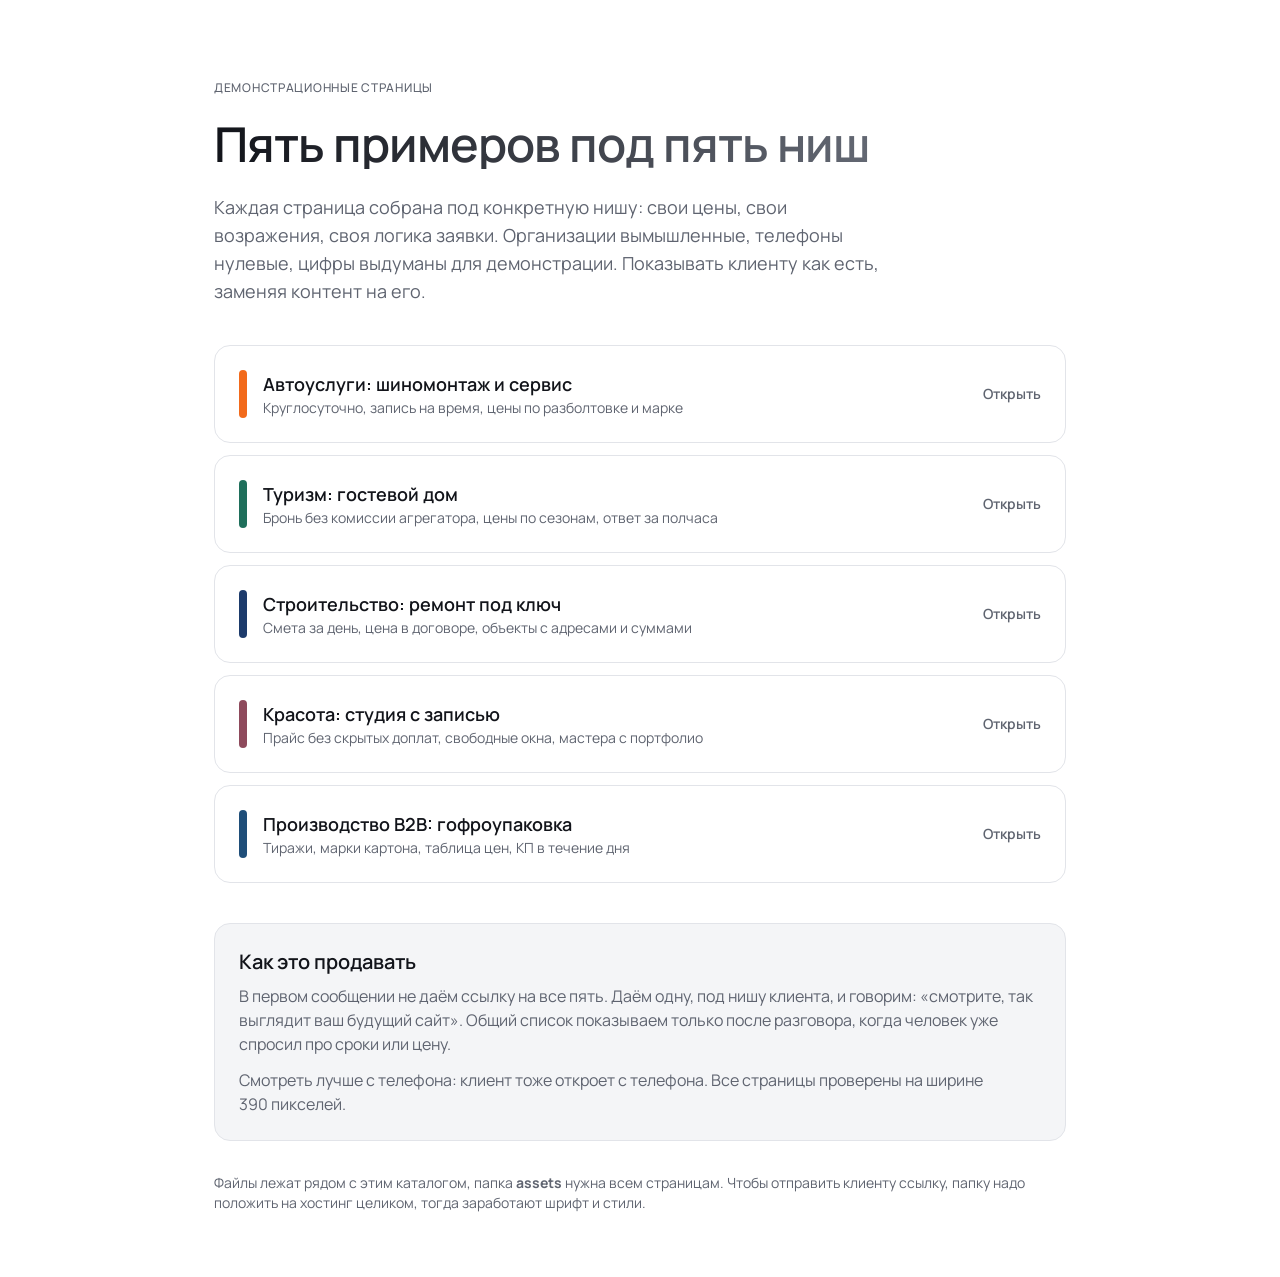
<file: index.html>
<!DOCTYPE html>
<html lang="ru">
<head>
<meta charset="utf-8">
<meta name="viewport" content="width=device-width, initial-scale=1">
<title>Примеры сайтов по нишам — что показывать клиенту</title>
<meta name="description" content="Пять демонстрационных страниц под пять ниш: автоуслуги, туризм, строительство, красота, производство.">
<meta name="robots" content="noindex">
<link rel="icon" href="data:image/svg+xml,%3Csvg xmlns='http://www.w3.org/2000/svg' viewBox='0 0 32 32'%3E%3Crect width='32' height='32' rx='8' fill='%23111418'/%3E%3Ctext x='16' y='22' font-family='sans-serif' font-size='14' font-weight='700' fill='%23fff' text-anchor='middle'%3EП%3C/text%3E%3C/svg%3E">
<link rel="stylesheet" href="assets/base.css">
<style>
  body{--surface:#f4f5f7;--line:#e2e4e9;--muted:#5f6470;--text:#12141a;--accent:#12141a;--accent-text:#ffffff}
  .hero .h1{background:linear-gradient(90deg,#12141a,#666b76);-webkit-background-clip:text;background-clip:text;color:transparent}
  .list{display:flex;flex-direction:column;gap:12px}
  .item{display:grid;grid-template-columns:1fr auto;gap:24px;align-items:center;
    padding:24px;border:1px solid var(--line);border-radius:16px;background:#fff;text-decoration:none;
    transition:transform .5s var(--ease),border-color .3s var(--ease)}
  .item:hover{transform:translateY(-2px);border-color:#b9bec7}
  .item .swatch{width:8px;height:48px;border-radius:4px;display:block}
  .item__lead{display:flex;gap:16px;align-items:center}
  .item b{font-size:18px;line-height:28px;font-weight:600;display:block}
  .item span.small{display:block}
  .go{font-size:14px;font-weight:600;color:var(--muted);white-space:nowrap}
</style>
</head>
<body>

<main class="hero wrap" style="max-width:900px">
  <p class="caption" style="margin-bottom:24px">Демонстрационные страницы</p>
  <h1 class="h1">Пять примеров под пять ниш</h1>
  <p class="lead" style="margin-top:24px">Каждая страница собрана под конкретную нишу: свои цены, свои возражения, своя логика заявки. Организации вымышленные, телефоны нулевые, цифры выдуманы для демонстрации. Показывать клиенту как есть, заменяя контент на его.</p>

  <div class="list" style="margin-top:40px">
    <a class="item" href="avto-garazh-23.html">
      <div class="item__lead"><span class="swatch" style="background:#f26a1b"></span>
        <div><b>Автоуслуги: шиномонтаж и сервис</b>
        <span class="small">Круглосуточно, запись на время, цены по разболтовке и марке</span></div>
      </div>
      <span class="go">Открыть</span>
    </a>
    <a class="item" href="turizm-tihiy-bereg.html">
      <div class="item__lead"><span class="swatch" style="background:#1f6f5b"></span>
        <div><b>Туризм: гостевой дом</b>
        <span class="small">Бронь без комиссии агрегатора, цены по сезонам, ответ за полчаса</span></div>
      </div>
      <span class="go">Открыть</span>
    </a>
    <a class="item" href="stroyka-artel.html">
      <div class="item__lead"><span class="swatch" style="background:#1d3b6b"></span>
        <div><b>Строительство: ремонт под ключ</b>
        <span class="small">Смета за день, цена в договоре, объекты с адресами и суммами</span></div>
      </div>
      <span class="go">Открыть</span>
    </a>
    <a class="item" href="krasota-dali.html">
      <div class="item__lead"><span class="swatch" style="background:#8e4a5c"></span>
        <div><b>Красота: студия с записью</b>
        <span class="small">Прайс без скрытых доплат, свободные окна, мастера с портфолио</span></div>
      </div>
      <span class="go">Открыть</span>
    </a>
    <a class="item" href="apk-karton-yug.html">
      <div class="item__lead"><span class="swatch" style="background:#1f4e79"></span>
        <div><b>Производство B2B: гофроупаковка</b>
        <span class="small">Тиражи, марки картона, таблица цен, КП в течение дня</span></div>
      </div>
      <span class="go">Открыть</span>
    </a>
  </div>

  <div class="card" style="margin-top:40px;background:var(--surface)">
    <h2 class="h6">Как это продавать</h2>
    <p class="body" style="margin-top:8px">В первом сообщении не даём ссылку на все пять. Даём одну, под нишу клиента, и говорим: «смотрите, так выглядит ваш будущий сайт». Общий список показываем только после разговора, когда человек уже спросил про сроки или цену.</p>
    <p class="body" style="margin-top:12px">Смотреть лучше с телефона: клиент тоже откроет с телефона. Все страницы проверены на ширине 390 пикселей.</p>
  </div>

  <p class="small" style="margin-top:32px">Файлы лежат рядом с этим каталогом, папка <b>assets</b> нужна всем страницам. Чтобы отправить клиенту ссылку, папку надо положить на хостинг целиком, тогда заработают шрифт и стили.</p>
</main>

</body>
</html>
</file>
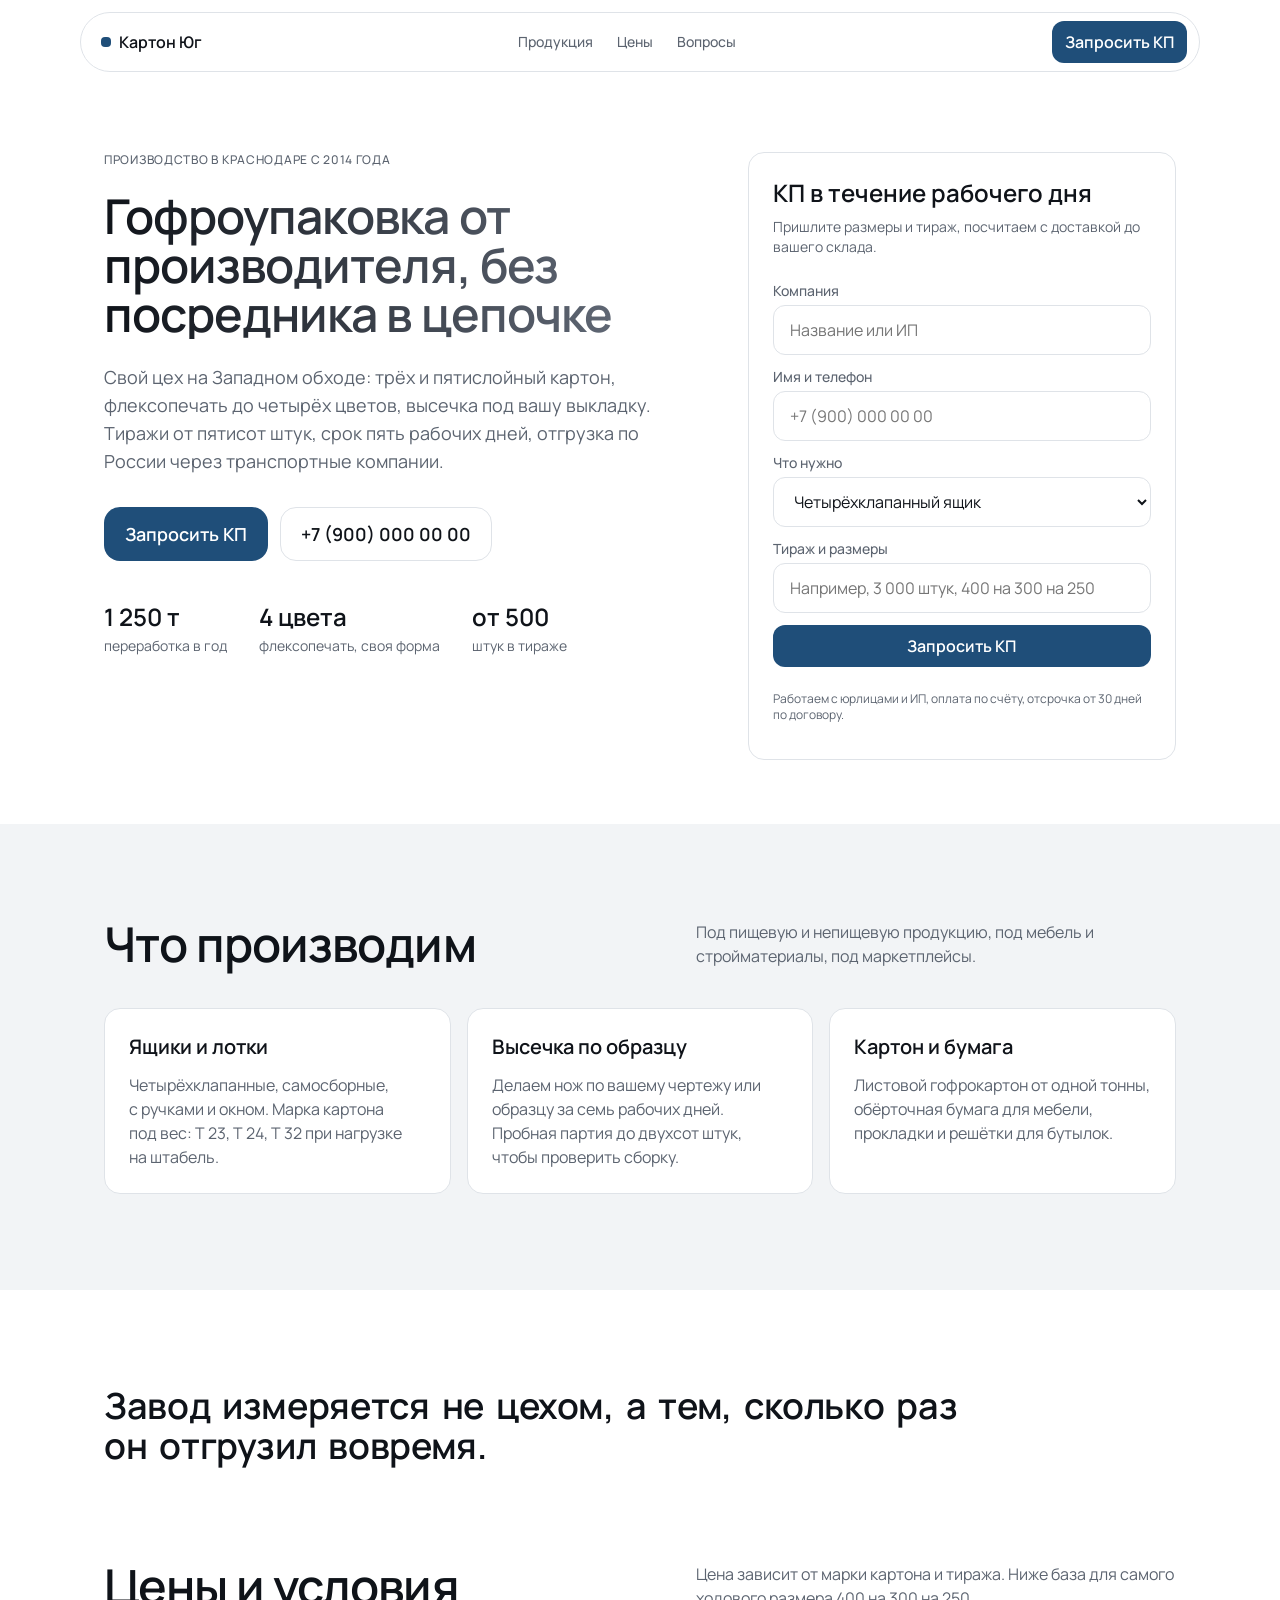
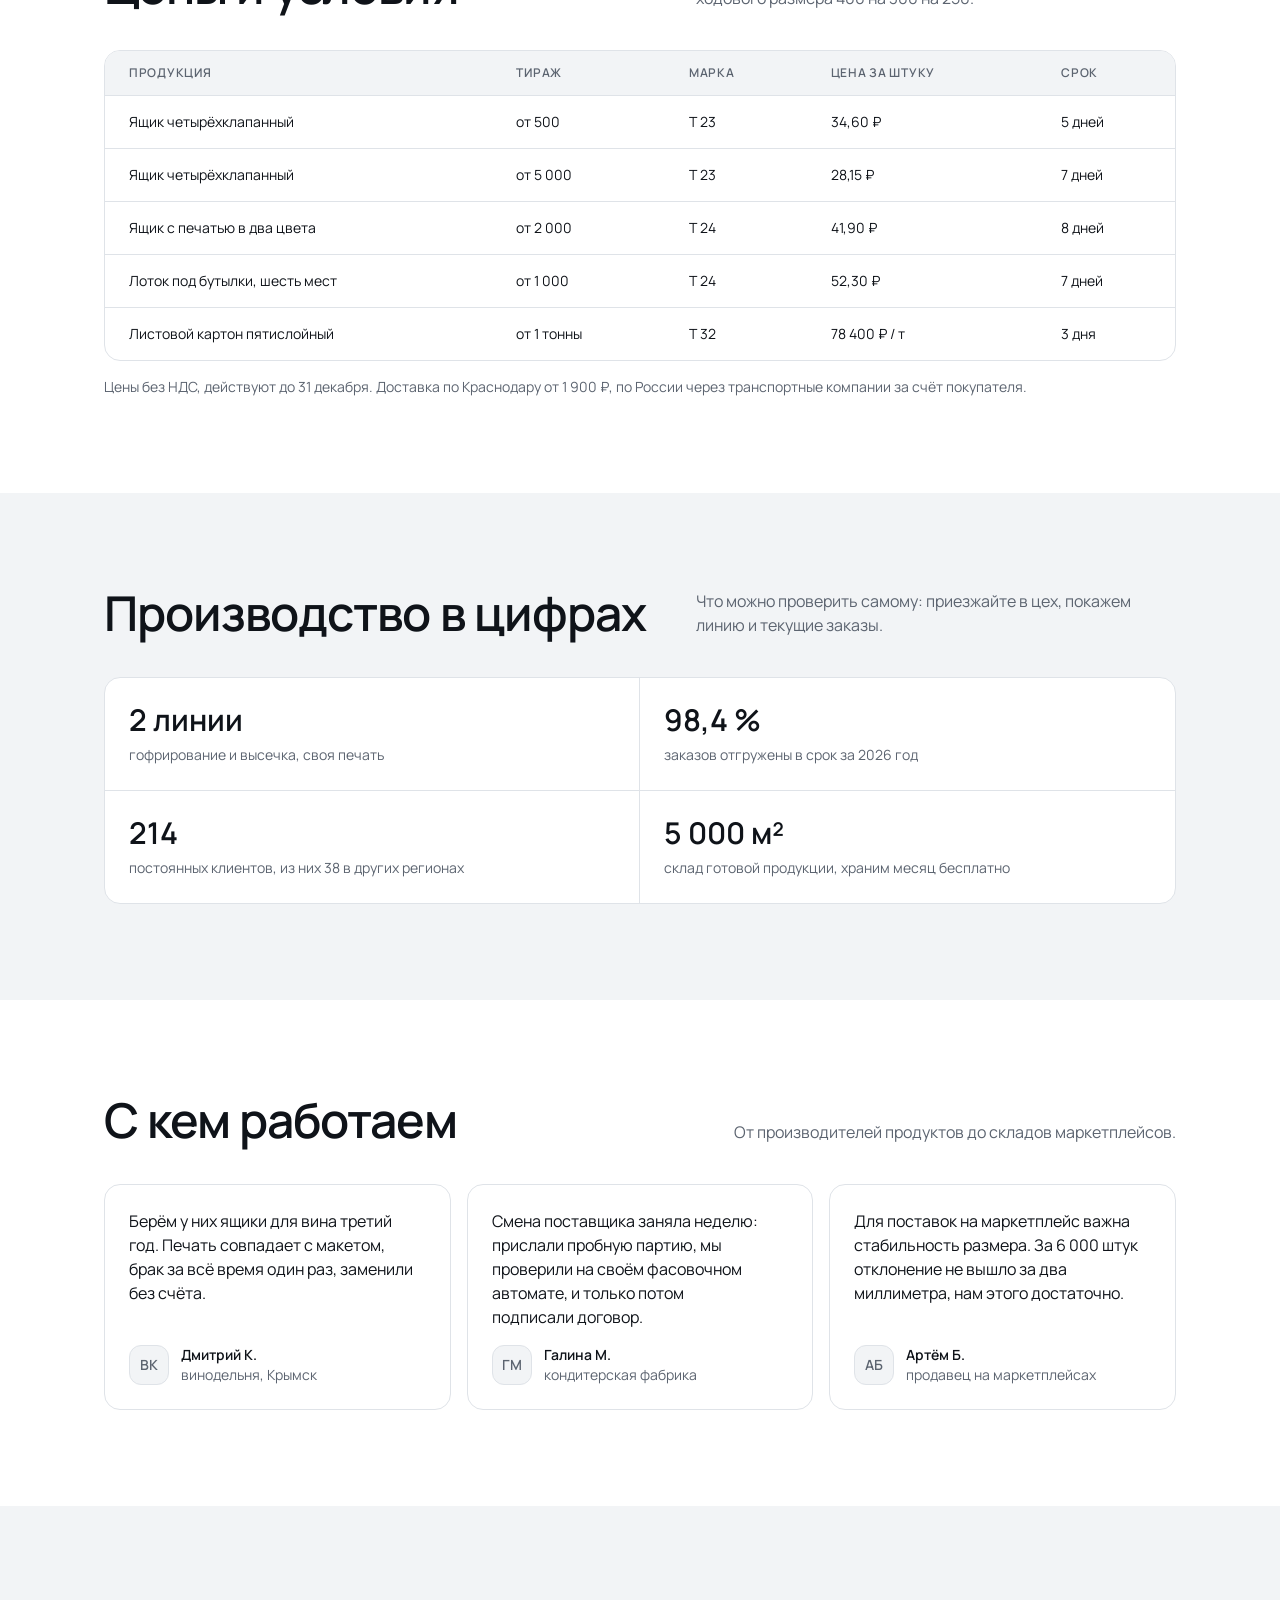
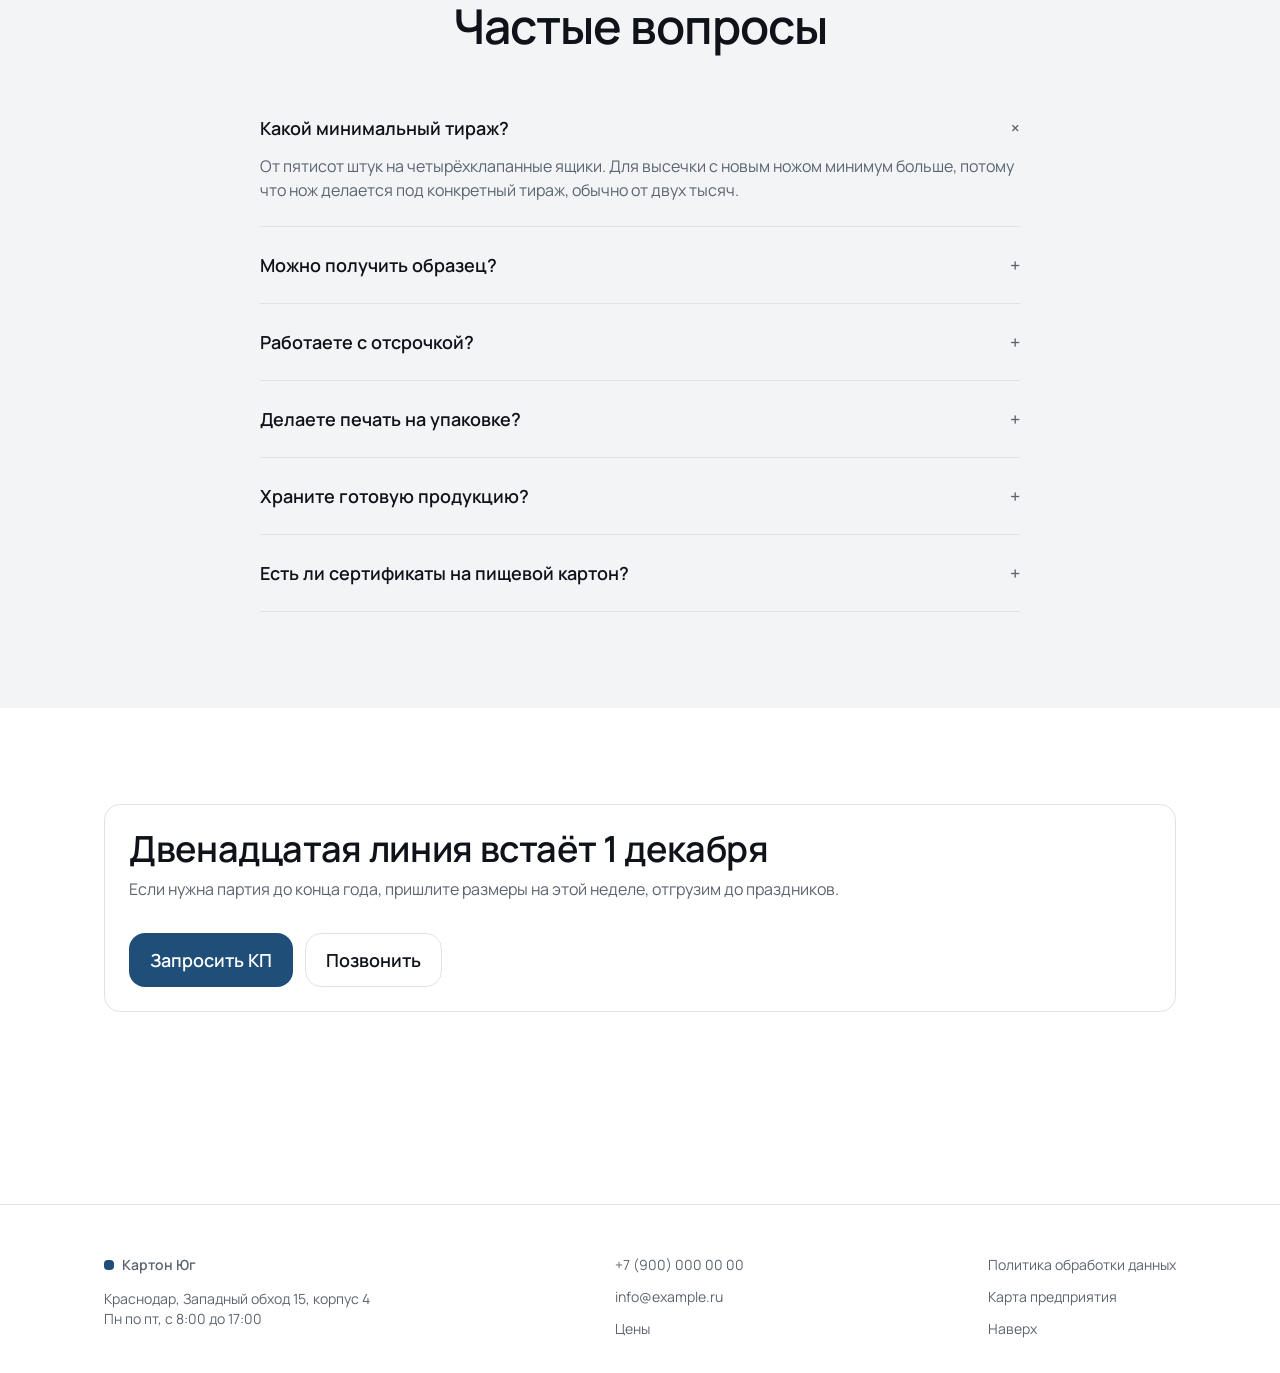
<file: apk-karton-yug.html>
<!DOCTYPE html>
<html lang="ru">
<head>
<meta charset="utf-8">
<meta name="viewport" content="width=device-width, initial-scale=1">
<title>Картон Юг — производство гофроупаковки в Краснодаре, тиражи от 500 штук</title>
<meta name="description" content="Производство гофрокартона и упаковки в Краснодаре: трёх и пятислойный картон, флексопечать до четырёх цветов, тиражи от 500 штук, отгрузка по России.">
<meta property="og:title" content="Картон Юг — производство гофроупаковки">
<meta property="og:description" content="Собственное производство в Краснодаре. Тиражи от 500 штук, срок 5 рабочих дней, доставка по РФ.">
<link rel="icon" href="data:image/svg+xml,%3Csvg xmlns='http://www.w3.org/2000/svg' viewBox='0 0 32 32'%3E%3Crect width='32' height='32' rx='8' fill='%231f4e79'/%3E%3Ctext x='16' y='23' font-family='sans-serif' font-size='14' font-weight='700' fill='%23fff' text-anchor='middle'%3EКЮ%3C/text%3E%3C/svg%3E">
<link rel="stylesheet" href="assets/base.css">
<style>
  body{--accent:#1f4e79;--surface:#f2f4f6;--line:#dfe3e8;--muted:#5c6470;--text:#0f1319}
  .hero .h1{background:linear-gradient(90deg,#0f1319,#6a7280);-webkit-background-clip:text;background-clip:text;color:transparent}
  .spec{display:grid;grid-template-columns:repeat(2,1fr);gap:0;border:1px solid var(--line);border-radius:16px;overflow:hidden;background:var(--card)}
  .spec div{padding:24px;border-bottom:1px solid var(--line)}
  .spec div:nth-child(odd){border-right:1px solid var(--line)}
  .spec div:nth-last-child(-n+2){border-bottom:0}
  .spec b{display:block;font-size:30px;line-height:36px;font-weight:600;margin-bottom:4px}
  .form-ok{display:none;font-size:14px;line-height:20px;color:#1f4e79;font-weight:600}
  .tbl{width:100%;border-collapse:collapse;font-size:14px;line-height:20px}
  .tbl th{text-align:left;font-weight:600;padding:12px 24px;background:var(--surface);border-bottom:1px solid var(--line);color:var(--muted);font-size:12px;letter-spacing:.06em;text-transform:uppercase}
  .tbl td{padding:16px 24px;border-bottom:1px solid var(--line)}
  .tbl tr:last-child td{border-bottom:0}
  .tbl-wrap{border:1px solid var(--line);border-radius:16px;overflow:hidden;background:var(--card)}
</style>
</head>
<body>

<nav class="nav">
  <a class="brand" href="#top"><span class="dot"></span>Картон Юг</a>
  <div class="nav-links">
    <a href="#products">Продукция</a>
    <a href="#prices">Цены</a>
    <a href="#faq">Вопросы</a>
  </div>
  <a class="btn btn--primary" href="#book">Запросить КП</a>
</nav>

<main id="top">

  <section class="hero wrap">
    <div class="hero__inner">
      <div>
        <p class="caption" style="margin-bottom:24px">Производство в Краснодаре с 2014 года</p>
        <h1 class="h1">Гофроупаковка от производителя, без посредника в цепочке</h1>
        <p class="lead" style="margin-top:24px">Свой цех на Западном обходе: трёх и пятислойный картон, флексопечать до четырёх цветов, высечка под вашу выкладку. Тиражи от пятисот штук, срок пять рабочих дней, отгрузка по России через транспортные компании.</p>
        <div class="hero__actions">
          <a class="btn btn--primary btn--lg" href="#book">Запросить КП</a>
          <a class="btn btn--ghost btn--lg" href="tel:+79000000000">+7 (900) 000 00 00</a>
        </div>
        <div class="hero__meta">
          <div><b>1 250 т</b><span>переработка в год</span></div>
          <div><b>4 цвета</b><span>флексопечать, своя форма</span></div>
          <div><b>от 500</b><span>штук в тираже</span></div>
        </div>
      </div>

      <div class="card" id="book">
        <h2 class="h5" style="margin-bottom:8px">КП в течение рабочего дня</h2>
        <p class="small" style="margin-bottom:24px">Пришлите размеры и тираж, посчитаем с доставкой до вашего склада.</p>
        <form class="form" data-validate novalidate>
          <div class="field">
            <label for="k1">Компания</label>
            <input id="k1" name="company" type="text" placeholder="Название или ИП">
          </div>
          <div class="field">
            <label for="k2">Имя и телефон</label>
            <input id="k2" name="phone" type="tel" placeholder="+7 (900) 000 00 00" required>
            <span class="err">Нужен номер, чтобы отправить КП</span>
          </div>
          <div class="field">
            <label for="k3">Что нужно</label>
            <select id="k3" name="product">
              <option>Четырёхклапанный ящик</option>
              <option>Лоток или обрешётка</option>
              <option>Гофрокартон листовой</option>
              <option>Высечка по образцу</option>
              <option>Обёрточная бумага для мебели</option>
            </select>
          </div>
          <div class="field">
            <label for="k4">Тираж и размеры</label>
            <input id="k4" name="qty" type="text" placeholder="Например, 3 000 штук, 400 на 300 на 250">
          </div>
          <button class="btn btn--primary" type="submit">Запросить КП</button>
          <span class="form-ok">Заявка у менеджера. КП придёт на почту или в Telegram до конца дня.</span>
          <p class="note">Работаем с юрлицами и ИП, оплата по счёту, отсрочка от 30 дней по договору.</p>
        </form>
      </div>
    </div>
  </section>

  <section class="section section--surface" id="products">
    <div class="wrap reveal">
      <div class="section-head">
        <h2 class="h2">Что производим</h2>
        <p class="body">Под пищевую и непищевую продукцию, под мебель и стройматериалы, под маркетплейсы.</p>
      </div>
      <div class="grid grid--3">
        <div class="card">
          <h3 class="h6">Ящики и лотки</h3>
          <p class="body" style="margin-top:12px">Четырёхклапанные, самосборные, с ручками и окном. Марка картона под вес: Т 23, Т 24, Т 32 при нагрузке на штабель.</p>
        </div>
        <div class="card">
          <h3 class="h6">Высечка по образцу</h3>
          <p class="body" style="margin-top:12px">Делаем нож по вашему чертежу или образцу за семь рабочих дней. Пробная партия до двухсот штук, чтобы проверить сборку.</p>
        </div>
        <div class="card">
          <h3 class="h6">Картон и бумага</h3>
          <p class="body" style="margin-top:12px">Листовой гофрокартон от одной тонны, обёрточная бумага для мебели, прокладки и решётки для бутылок.</p>
        </div>
      </div>
    </div>
  </section>

  <section class="section wrap reveal">
    <div class="tagline">
      <h3 class="h3">Завод измеряется не цехом, а тем, сколько раз он отгрузил вовремя.</h3>
    </div>
  </section>

  <section class="section wrap" id="prices" style="padding-top:0">
    <div class="reveal">
      <div class="section-head">
        <h2 class="h2">Цены и условия</h2>
        <p class="body">Цена зависит от марки картона и тиража. Ниже база для самого ходового размера 400 на 300 на 250.</p>
      </div>
      <div class="tbl-wrap">
        <table class="tbl">
          <thead>
            <tr><th>Продукция</th><th>Тираж</th><th>Марка</th><th>Цена за штуку</th><th>Срок</th></tr>
          </thead>
          <tbody>
            <tr><td>Ящик четырёхклапанный</td><td>от 500</td><td>Т 23</td><td>34,60 ₽</td><td>5 дней</td></tr>
            <tr><td>Ящик четырёхклапанный</td><td>от 5 000</td><td>Т 23</td><td>28,15 ₽</td><td>7 дней</td></tr>
            <tr><td>Ящик с печатью в два цвета</td><td>от 2 000</td><td>Т 24</td><td>41,90 ₽</td><td>8 дней</td></tr>
            <tr><td>Лоток под бутылки, шесть мест</td><td>от 1 000</td><td>Т 24</td><td>52,30 ₽</td><td>7 дней</td></tr>
            <tr><td>Листовой картон пятислойный</td><td>от 1 тонны</td><td>Т 32</td><td>78 400 ₽ / т</td><td>3 дня</td></tr>
          </tbody>
        </table>
      </div>
      <p class="small" style="margin-top:16px">Цены без НДС, действуют до 31 декабря. Доставка по Краснодару от 1 900 ₽, по России через транспортные компании за счёт покупателя.</p>
    </div>
  </section>

  <section class="section section--surface">
    <div class="wrap reveal">
      <div class="section-head">
        <h2 class="h2">Производство в цифрах</h2>
        <p class="body">Что можно проверить самому: приезжайте в цех, покажем линию и текущие заказы.</p>
      </div>
      <div class="spec">
        <div><b>2 линии</b><span class="small">гофрирование и высечка, своя печать</span></div>
        <div><b>98,4 %</b><span class="small">заказов отгружены в срок за 2026 год</span></div>
        <div><b>214</b><span class="small">постоянных клиентов, из них 38 в других регионах</span></div>
        <div><b>5 000 м²</b><span class="small">склад готовой продукции, храним месяц бесплатно</span></div>
      </div>
    </div>
  </section>

  <section class="section wrap reveal">
    <div class="section-head">
      <h2 class="h2">С кем работаем</h2>
      <p class="body">От производителей продуктов до складов маркетплейсов.</p>
    </div>
    <div class="grid grid--3">
      <div class="quote">
        <p class="body">Берём у них ящики для вина третий год. Печать совпадает с макетом, брак за всё время один раз, заменили без счёта.</p>
        <div class="quote__who"><div class="avatar">ВК</div><div><p class="small" style="color:var(--text);font-weight:600">Дмитрий К.</p><p class="small">винодельня, Крымск</p></div></div>
      </div>
      <div class="quote">
        <p class="body">Смена поставщика заняла неделю: прислали пробную партию, мы проверили на своём фасовочном автомате, и только потом подписали договор.</p>
        <div class="quote__who"><div class="avatar">ГМ</div><div><p class="small" style="color:var(--text);font-weight:600">Галина М.</p><p class="small">кондитерская фабрика</p></div></div>
      </div>
      <div class="quote">
        <p class="body">Для поставок на маркетплейс важна стабильность размера. За 6 000 штук отклонение не вышло за два миллиметра, нам этого достаточно.</p>
        <div class="quote__who"><div class="avatar">АБ</div><div><p class="small" style="color:var(--text);font-weight:600">Артём Б.</p><p class="small">продавец на маркетплейсах</p></div></div>
      </div>
    </div>
  </section>

  <section class="section section--surface" id="faq">
    <div class="wrap reveal">
      <h2 class="h2" style="text-align:center;margin-bottom:40px">Частые вопросы</h2>
      <div class="faq">
        <details open>
          <summary>Какой минимальный тираж?</summary>
          <p class="body">От пятисот штук на четырёхклапанные ящики. Для высечки с новым ножом минимум больше, потому что нож делается под конкретный тираж, обычно от двух тысяч.</p>
        </details>
        <details>
          <summary>Можно получить образец?</summary>
          <p class="body">Да, пришлём бесплатно по Краснодару и за наш счёт по России, если заказ от пяти тысяч штук. По остальным — за счёт транспортной компании.</p>
        </details>
        <details>
          <summary>Работаете с отсрочкой?</summary>
          <p class="body">Да, от тридцати дней по договору, для новых клиентов после двух оплат по счёту. Первая партия обычно по предоплате 50 %.</p>
        </details>
        <details>
          <summary>Делаете печать на упаковке?</summary>
          <p class="body">Флексопечать до четырёх цветов. Форму делаем сами, стоимость включена в тираж от десяти тысяч штук, иначе считается отдельно.</p>
        </details>
        <details>
          <summary>Храните готовую продукцию?</summary>
          <p class="body">Да, месяц бесплатно с даты готовности, дальше 90 ₽ за кубометр в месяц. Отгружаем по вашей заявке частями.</p>
        </details>
        <details>
          <summary>Есть ли сертификаты на пищевой картон?</summary>
          <p class="body">Да, на марки, которые идут в контакт с продуктами, предоставляем декларации. Копии прикладываем к КП по запросу.</p>
        </details>
      </div>
    </div>
  </section>

  <section class="section wrap reveal">
    <div class="card" style="display:flex;justify-content:space-between;align-items:center;gap:32px;flex-wrap:wrap">
      <div>
        <h2 class="h3">Двенадцатая линия встаёт 1 декабря</h2>
        <p class="body" style="margin-top:8px">Если нужна партия до конца года, пришлите размеры на этой неделе, отгрузим до праздников.</p>
      </div>
      <div style="display:flex;gap:12px;flex-wrap:wrap">
        <a class="btn btn--primary btn--lg" href="#book">Запросить КП</a>
        <a class="btn btn--ghost btn--lg" href="tel:+79000000000">Позвонить</a>
      </div>
    </div>
  </section>

</main>

<footer class="footer">
  <div class="wrap footer__inner">
    <div>
      <a class="brand" href="#top"><span class="dot"></span>Картон Юг</a>
      <p class="small" style="margin-top:12px">Краснодар, Западный обход 15, корпус 4<br>Пн по пт, с 8:00 до 17:00</p>
    </div>
    <div style="display:flex;flex-direction:column;gap:8px">
      <a href="tel:+79000000000">+7 (900) 000 00 00</a>
      <a href="mailto:info@example.ru">info@example.ru</a>
      <a href="#prices">Цены</a>
    </div>
    <div style="display:flex;flex-direction:column;gap:8px">
      <a href="#">Политика обработки данных</a>
      <a href="#">Карта предприятия</a>
      <a href="#top">Наверх</a>
    </div>
  </div>
</footer>

<div class="callbar">
  <a class="btn btn--primary" href="#book">Запросить КП</a>
  <a class="btn btn--ghost" href="tel:+79000000000">Позвонить</a>
</div>

<script src="assets/common.js"></script>
</body>
</html>
</file>
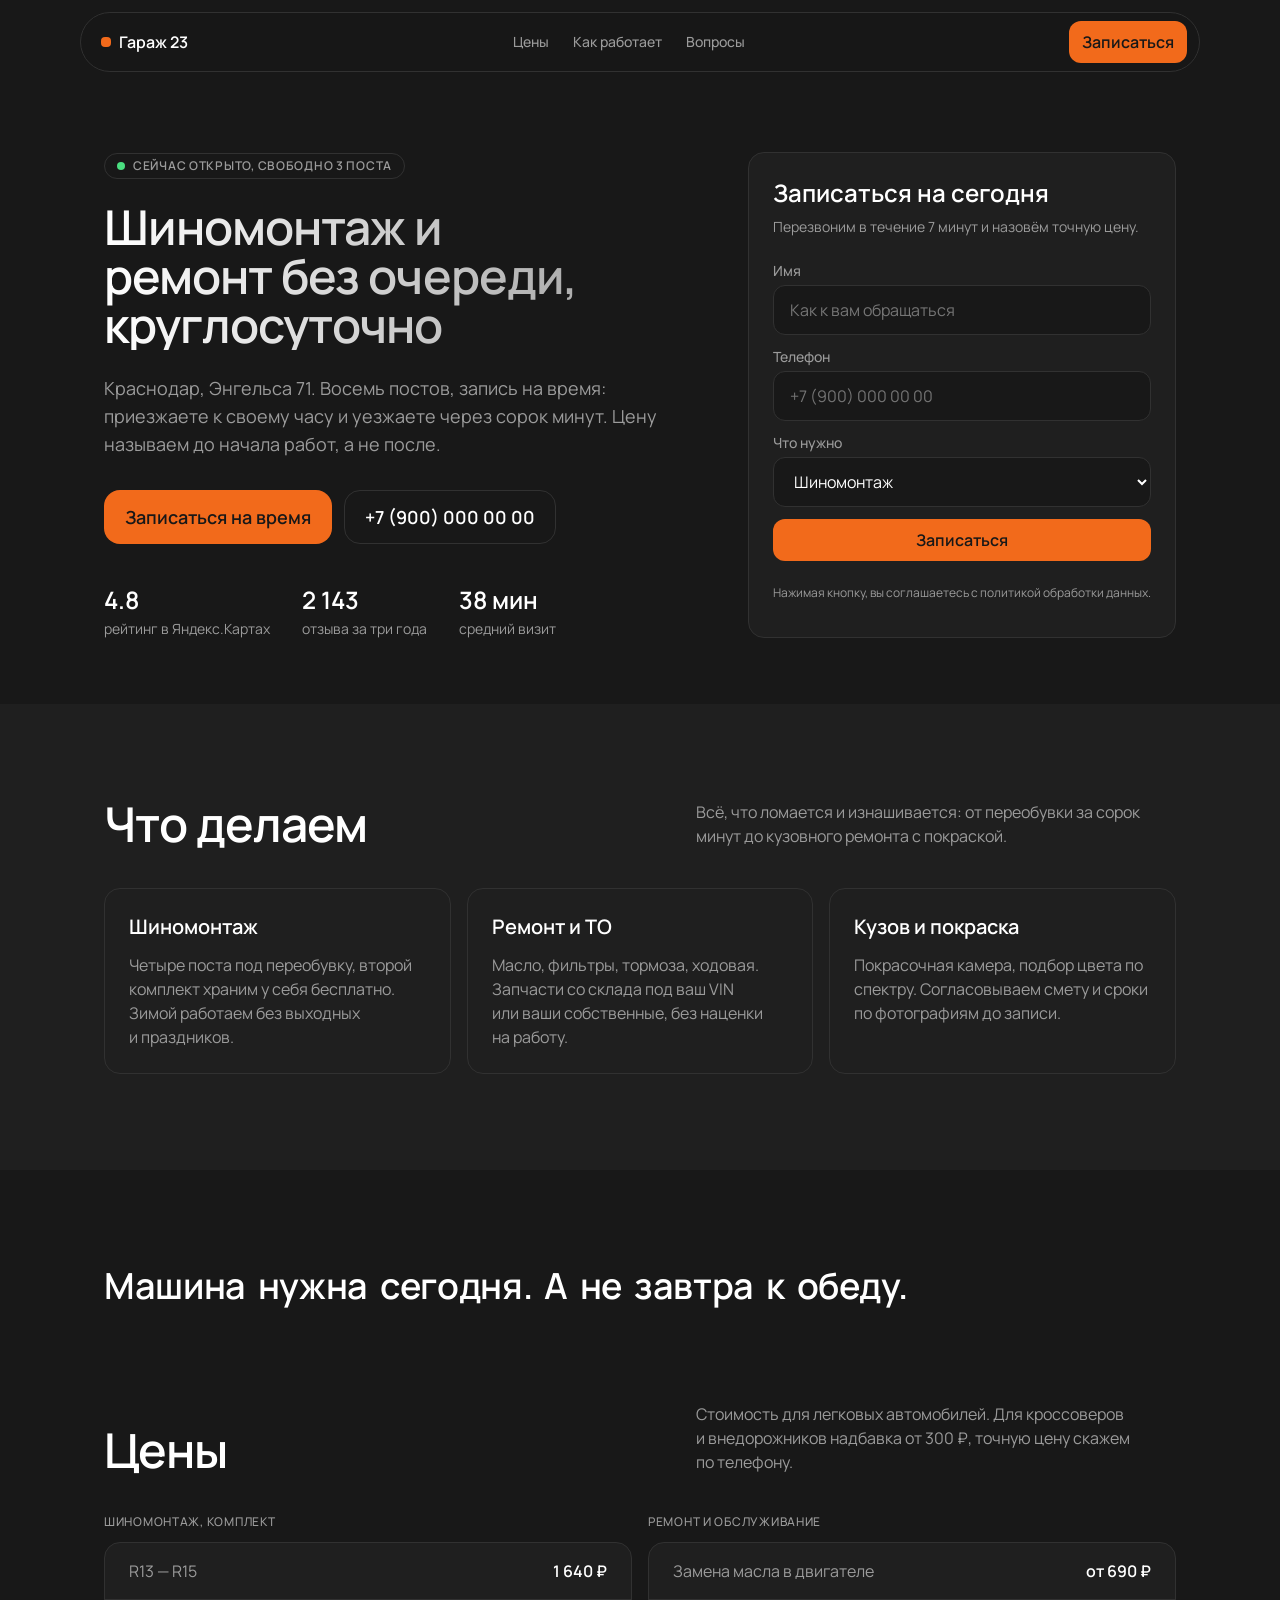
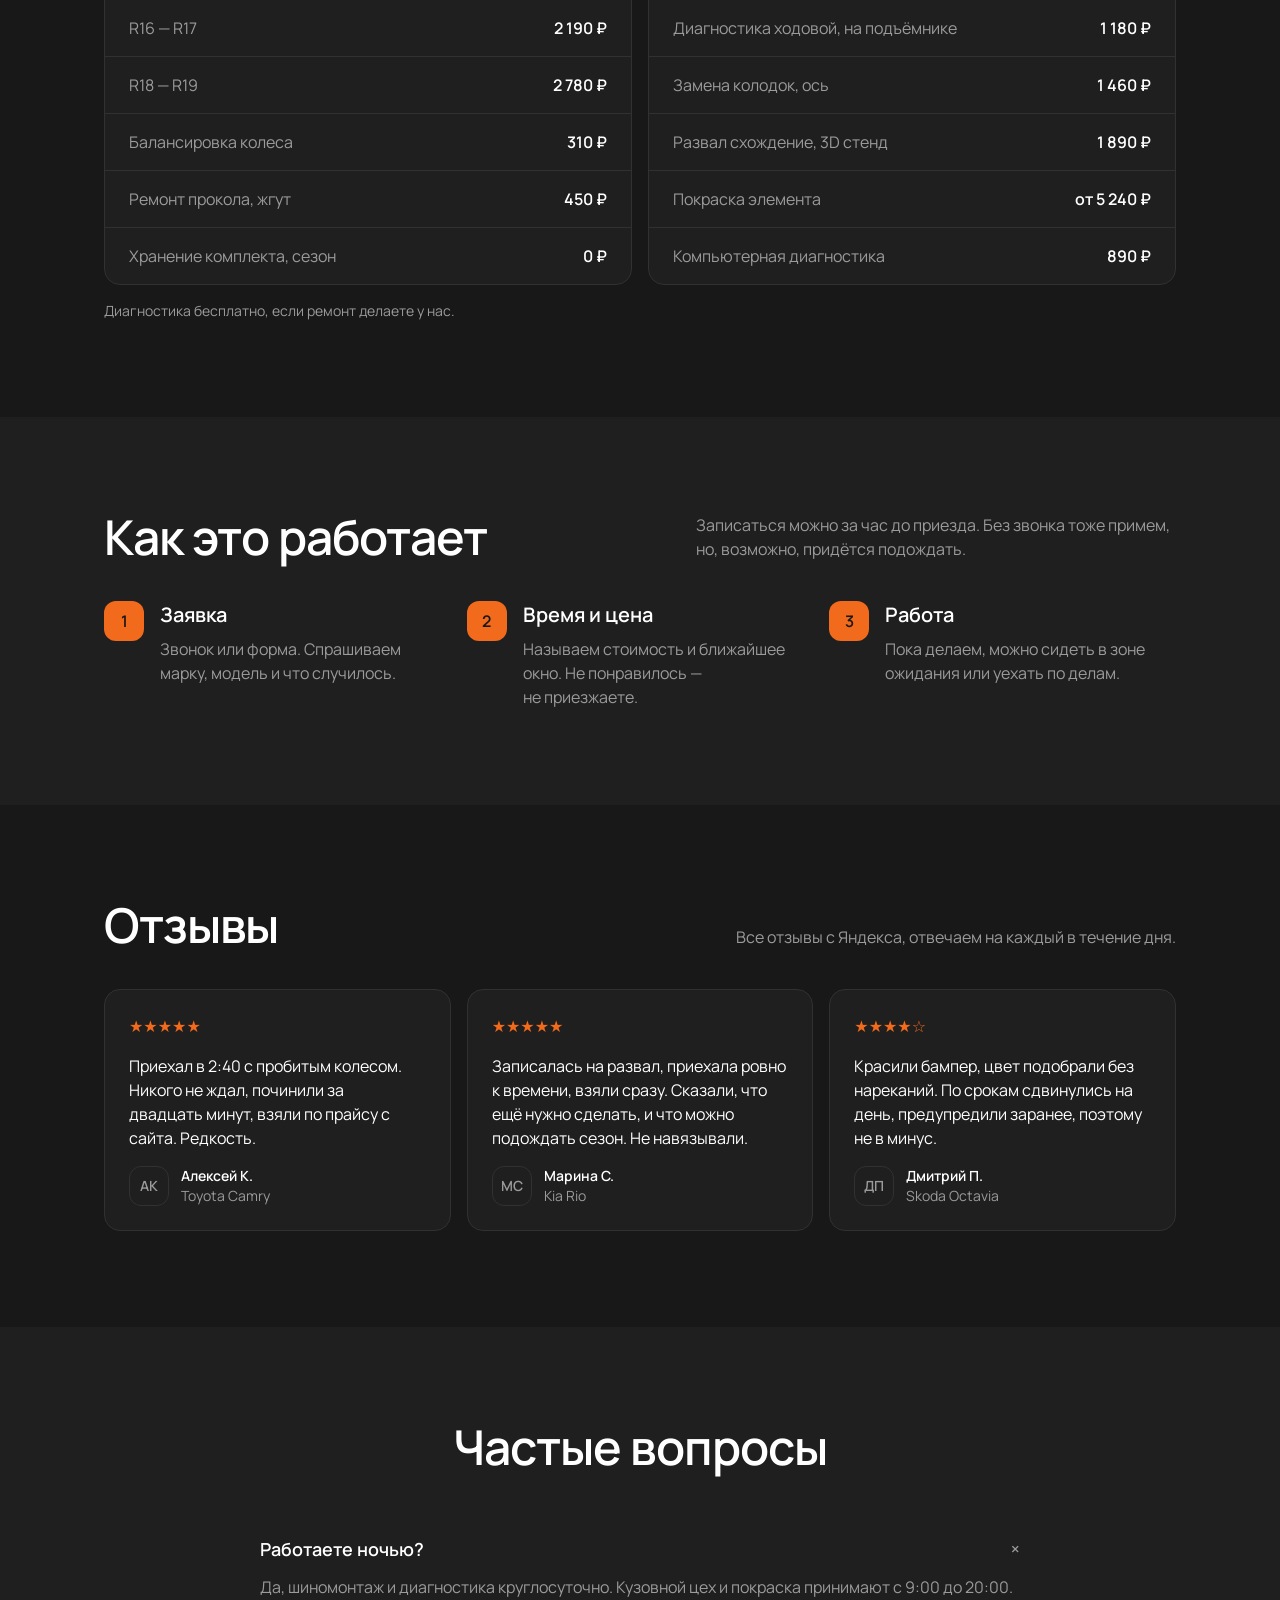
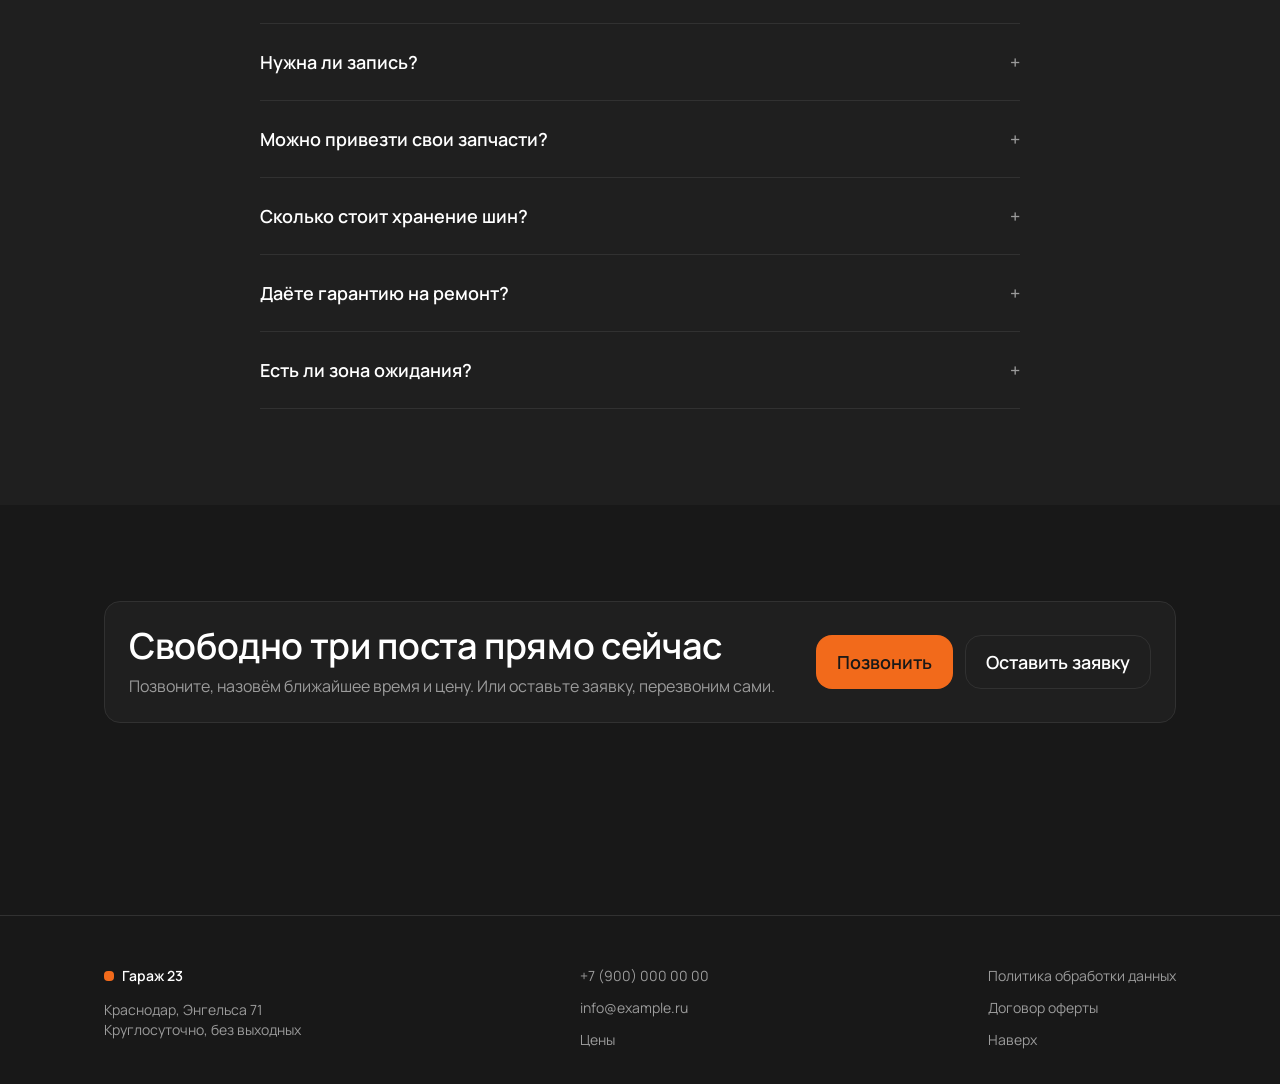
<file: avto-garazh-23.html>
<!DOCTYPE html>
<html lang="ru">
<head>
<meta charset="utf-8">
<meta name="viewport" content="width=device-width, initial-scale=1">
<title>Гараж 23 — автосервис и шиномонтаж круглосуточно, Краснодар</title>
<meta name="description" content="Автосервис и шиномонтаж в Краснодаре без очереди: восемь постов, запись на время, работаем круглосуточно. Цены на сайте, запись за минуту.">
<meta property="og:title" content="Гараж 23 — автосервис и шиномонтаж круглосуточно">
<meta property="og:description" content="Краснодар, Энгельса 71. Восемь постов, запись на время, работаем ночью. Цены известны до начала работ.">
<meta property="og:type" content="website">
<link rel="icon" href="data:image/svg+xml,%3Csvg xmlns='http://www.w3.org/2000/svg' viewBox='0 0 32 32'%3E%3Crect width='32' height='32' rx='8' fill='%23f26a1b'/%3E%3Ctext x='16' y='22' font-family='sans-serif' font-size='16' font-weight='700' fill='%23181818' text-anchor='middle'%3E23%3C/text%3E%3C/svg%3E">
<link rel="stylesheet" href="assets/base.css">
<style>
  body{
    --bg:#181818; --surface:#1f1f1f; --card:#1f1f1f; --text:#ffffff; --muted:#9b9b9b;
    --line:#313131; --accent:#f26a1b; --accent-text:#181818;
  }
  .hero .h1{background:linear-gradient(90deg,#ffffff,#9b9b9b);-webkit-background-clip:text;background-clip:text;color:transparent}
  .badge{display:inline-flex;align-items:center;gap:8px;padding:4px 12px;border-radius:999px;
    border:1px solid var(--line);font-size:12px;line-height:16px;font-weight:600;letter-spacing:.06em;text-transform:uppercase;color:var(--muted);margin-bottom:24px}
  .badge i{width:8px;height:8px;border-radius:4px;background:#4ade80;display:block}
  .num-list{display:flex;flex-direction:column;gap:16px;padding:0;margin:0;list-style:none}
  .num-list li{display:flex;gap:12px;align-items:flex-start;font-size:16px;line-height:24px}
  .num-list li::before{content:'';flex:0 0 8px;height:8px;margin-top:8px;border-radius:4px;background:var(--accent)}
  .muted-box{background:var(--surface);border:1px solid var(--line);border-radius:16px;padding:24px}
  .form-ok{display:none;font-size:14px;line-height:20px;color:#4ade80;font-weight:600}
  .phone-big{font-size:24px;line-height:32px;font-weight:600;text-decoration:none;white-space:nowrap}
</style>
</head>
<body data-theme="dark">

<nav class="nav">
  <a class="brand" href="#top"><span class="dot"></span>Гараж 23</a>
  <div class="nav-links">
    <a href="#prices">Цены</a>
    <a href="#how">Как работает</a>
    <a href="#faq">Вопросы</a>
  </div>
  <a class="btn btn--primary" href="tel:+79000000000">Записаться</a>
</nav>

<main id="top">

  <section class="hero wrap">
    <div class="hero__inner">
      <div>
        <div class="badge"><i></i>Сейчас открыто, свободно 3 поста</div>
        <h1 class="h1">Шиномонтаж и ремонт без очереди, круглосуточно</h1>
        <p class="lead" style="margin-top:24px">Краснодар, Энгельса 71. Восемь постов, запись на время: приезжаете к своему часу и уезжаете через сорок минут. Цену называем до начала работ, а не после.</p>
        <div class="hero__actions">
          <a class="btn btn--primary btn--lg" href="#book">Записаться на время</a>
          <a class="btn btn--ghost btn--lg" href="tel:+79000000000">+7 (900) 000 00 00</a>
        </div>
        <div class="hero__meta">
          <div><b>4.8</b><span>рейтинг в Яндекс.Картах</span></div>
          <div><b>2 143</b><span>отзыва за три года</span></div>
          <div><b>38 мин</b><span>средний визит</span></div>
        </div>
      </div>

      <div class="card" id="book" style="border-radius:16px">
        <h2 class="h5" style="margin-bottom:8px">Записаться на сегодня</h2>
        <p class="small" style="margin-bottom:24px">Перезвоним в течение 7 минут и назовём точную цену.</p>
        <form class="form" data-validate novalidate>
          <div class="field">
            <label for="f1">Имя</label>
            <input id="f1" name="name" type="text" placeholder="Как к вам обращаться" required>
            <span class="err">Напишите, как к вам обращаться</span>
          </div>
          <div class="field">
            <label for="f2">Телефон</label>
            <input id="f2" name="phone" type="tel" placeholder="+7 (900) 000 00 00" required>
            <span class="err">Нужен номер, чтобы перезвонить</span>
          </div>
          <div class="field">
            <label for="f3">Что нужно</label>
            <select id="f3" name="service">
              <option>Шиномонтаж</option>
              <option>Развал схождение</option>
              <option>Замена масла</option>
              <option>Диагностика ходовой</option>
              <option>Кузовной ремонт</option>
            </select>
          </div>
          <button class="btn btn--primary" type="submit">Записаться</button>
          <span class="form-ok">Заявка принята. Перезвоним в течение 7 минут.</span>
          <p class="note">Нажимая кнопку, вы соглашаетесь с политикой обработки данных.</p>
        </form>
      </div>
    </div>
  </section>

  <section class="section section--surface">
    <div class="wrap reveal">
      <div class="section-head">
        <h2 class="h2">Что делаем</h2>
        <p class="body">Всё, что ломается и изнашивается: от переобувки за сорок минут до кузовного ремонта с покраской.</p>
      </div>
      <div class="grid grid--3">
        <div class="card">
          <h3 class="h6">Шиномонтаж</h3>
          <p class="body" style="margin-top:12px">Четыре поста под переобувку, второй комплект храним у себя бесплатно. Зимой работаем без выходных и праздников.</p>
        </div>
        <div class="card">
          <h3 class="h6">Ремонт и ТО</h3>
          <p class="body" style="margin-top:12px">Масло, фильтры, тормоза, ходовая. Запчасти со склада под ваш VIN или ваши собственные, без наценки на работу.</p>
        </div>
        <div class="card">
          <h3 class="h6">Кузов и покраска</h3>
          <p class="body" style="margin-top:12px">Покрасочная камера, подбор цвета по спектру. Согласовываем смету и сроки по фотографиям до записи.</p>
        </div>
      </div>
    </div>
  </section>

  <section class="section wrap reveal">
    <div class="tagline">
      <h3 class="h3">Машина нужна сегодня. А не завтра к обеду.</h3>
    </div>
  </section>

  <section class="section wrap" id="prices" style="padding-top:0">
    <div class="reveal">
      <div class="section-head">
        <h2 class="h2">Цены</h2>
        <p class="body">Стоимость для легковых автомобилей. Для кроссоверов и внедорожников надбавка от 300 ₽, точную цену скажем по телефону.</p>
      </div>
      <div class="grid grid--2">
        <div>
          <p class="caption" style="margin-bottom:12px">Шиномонтаж, комплект</p>
          <div class="price-list">
            <div class="price-row"><span>R13 — R15</span><b>1 640 ₽</b></div>
            <div class="price-row"><span>R16 — R17</span><b>2 190 ₽</b></div>
            <div class="price-row"><span>R18 — R19</span><b>2 780 ₽</b></div>
            <div class="price-row"><span>Балансировка колеса</span><b>310 ₽</b></div>
            <div class="price-row"><span>Ремонт прокола, жгут</span><b>450 ₽</b></div>
            <div class="price-row"><span>Хранение комплекта, сезон</span><b>0 ₽</b></div>
          </div>
        </div>
        <div>
          <p class="caption" style="margin-bottom:12px">Ремонт и обслуживание</p>
          <div class="price-list">
            <div class="price-row"><span>Замена масла в двигателе</span><b>от 690 ₽</b></div>
            <div class="price-row"><span>Диагностика ходовой, на подъёмнике</span><b>1 180 ₽</b></div>
            <div class="price-row"><span>Замена колодок, ось</span><b>1 460 ₽</b></div>
            <div class="price-row"><span>Развал схождение, 3D стенд</span><b>1 890 ₽</b></div>
            <div class="price-row"><span>Покраска элемента</span><b>от 5 240 ₽</b></div>
            <div class="price-row"><span>Компьютерная диагностика</span><b>890 ₽</b></div>
          </div>
        </div>
      </div>
      <p class="small" style="margin-top:16px">Диагностика бесплатно, если ремонт делаете у нас.</p>
    </div>
  </section>

  <section class="section section--surface" id="how">
    <div class="wrap reveal">
      <div class="section-head">
        <h2 class="h2">Как это работает</h2>
        <p class="body">Записаться можно за час до приезда. Без звонка тоже примем, но, возможно, придётся подождать.</p>
      </div>
      <div class="grid grid--3">
        <div class="step"><div class="step__n">1</div><div><h3 class="h6">Заявка</h3><p class="body" style="margin-top:8px">Звонок или форма. Спрашиваем марку, модель и что случилось.</p></div></div>
        <div class="step"><div class="step__n">2</div><div><h3 class="h6">Время и цена</h3><p class="body" style="margin-top:8px">Называем стоимость и ближайшее окно. Не понравилось — не приезжаете.</p></div></div>
        <div class="step"><div class="step__n">3</div><div><h3 class="h6">Работа</h3><p class="body" style="margin-top:8px">Пока делаем, можно сидеть в зоне ожидания или уехать по делам.</p></div></div>
      </div>
    </div>
  </section>

  <section class="section wrap reveal">
    <div class="section-head">
      <h2 class="h2">Отзывы</h2>
      <p class="body">Все отзывы с Яндекса, отвечаем на каждый в течение дня.</p>
    </div>
    <div class="grid grid--3">
      <div class="quote">
        <div class="stars">★★★★★</div>
        <p class="body">Приехал в 2:40 с пробитым колесом. Никого не ждал, починили за двадцать минут, взяли по прайсу с сайта. Редкость.</p>
        <div class="quote__who"><div class="avatar">АК</div><div><p class="small" style="color:var(--text);font-weight:600">Алексей К.</p><p class="small">Toyota Camry</p></div></div>
      </div>
      <div class="quote">
        <div class="stars">★★★★★</div>
        <p class="body">Записалась на развал, приехала ровно к времени, взяли сразу. Сказали, что ещё нужно сделать, и что можно подождать сезон. Не навязывали.</p>
        <div class="quote__who"><div class="avatar">МС</div><div><p class="small" style="color:var(--text);font-weight:600">Марина С.</p><p class="small">Kia Rio</p></div></div>
      </div>
      <div class="quote">
        <div class="stars">★★★★☆</div>
        <p class="body">Красили бампер, цвет подобрали без нареканий. По срокам сдвинулись на день, предупредили заранее, поэтому не в минус.</p>
        <div class="quote__who"><div class="avatar">ДП</div><div><p class="small" style="color:var(--text);font-weight:600">Дмитрий П.</p><p class="small">Skoda Octavia</p></div></div>
      </div>
    </div>
  </section>

  <section class="section section--surface" id="faq">
    <div class="wrap reveal">
      <h2 class="h2" style="text-align:center;margin-bottom:40px">Частые вопросы</h2>
      <div class="faq">
        <details open>
          <summary>Работаете ночью?</summary>
          <p class="body">Да, шиномонтаж и диагностика круглосуточно. Кузовной цех и покраска принимают с 9:00 до 20:00.</p>
        </details>
        <details>
          <summary>Нужна ли запись?</summary>
          <p class="body">Без записи примем, но в сезон переобувки очередь может быть на два часа. С записью вы приезжаете к своему времени.</p>
        </details>
        <details>
          <summary>Можно привезти свои запчасти?</summary>
          <p class="body">Можно. Работаем с ними, гарантия в этом случае только на работу, на деталь отвечает продавец.</p>
        </details>
        <details>
          <summary>Сколько стоит хранение шин?</summary>
          <p class="body">Бесплатно, если переобуваетесь у нас. Свои колёса можно оставить на сезон, место под них уже включено в цену.</p>
        </details>
        <details>
          <summary>Даёте гарантию на ремонт?</summary>
          <p class="body">Да, от шести месяцев на работы и до года на кузовной ремонт с покраской. Записываем в заказ наряд.</p>
        </details>
        <details>
          <summary>Есть ли зона ожидания?</summary>
          <p class="body">Да, с диванами, кофе и зарядкой. Есть Wi Fi, если нужно поработать, пока делают машину.</p>
        </details>
      </div>
    </div>
  </section>

  <section class="section wrap reveal">
    <div class="card" style="display:flex;justify-content:space-between;align-items:center;gap:32px;flex-wrap:wrap">
      <div>
        <h2 class="h3">Свободно три поста прямо сейчас</h2>
        <p class="body" style="margin-top:8px">Позвоните, назовём ближайшее время и цену. Или оставьте заявку, перезвоним сами.</p>
      </div>
      <div style="display:flex;gap:12px;flex-wrap:wrap">
        <a class="btn btn--primary btn--lg" href="tel:+79000000000">Позвонить</a>
        <a class="btn btn--ghost btn--lg" href="#book">Оставить заявку</a>
      </div>
    </div>
  </section>

</main>

<footer class="footer">
  <div class="wrap footer__inner">
    <div>
      <a class="brand" href="#top" style="color:var(--text)"><span class="dot"></span>Гараж 23</a>
      <p class="small" style="margin-top:12px">Краснодар, Энгельса 71<br>Круглосуточно, без выходных</p>
    </div>
    <div style="display:flex;flex-direction:column;gap:8px">
      <a href="tel:+79000000000">+7 (900) 000 00 00</a>
      <a href="mailto:info@example.ru">info@example.ru</a>
      <a href="#prices">Цены</a>
    </div>
    <div style="display:flex;flex-direction:column;gap:8px">
      <a href="#">Политика обработки данных</a>
      <a href="#">Договор оферты</a>
      <a href="#top">Наверх</a>
    </div>
  </div>
</footer>

<div class="callbar">
  <a class="btn btn--primary" href="tel:+79000000000">Позвонить</a>
  <a class="btn btn--ghost" href="#book">Записаться</a>
</div>

<script src="assets/common.js"></script>
</body>
</html>
</file>
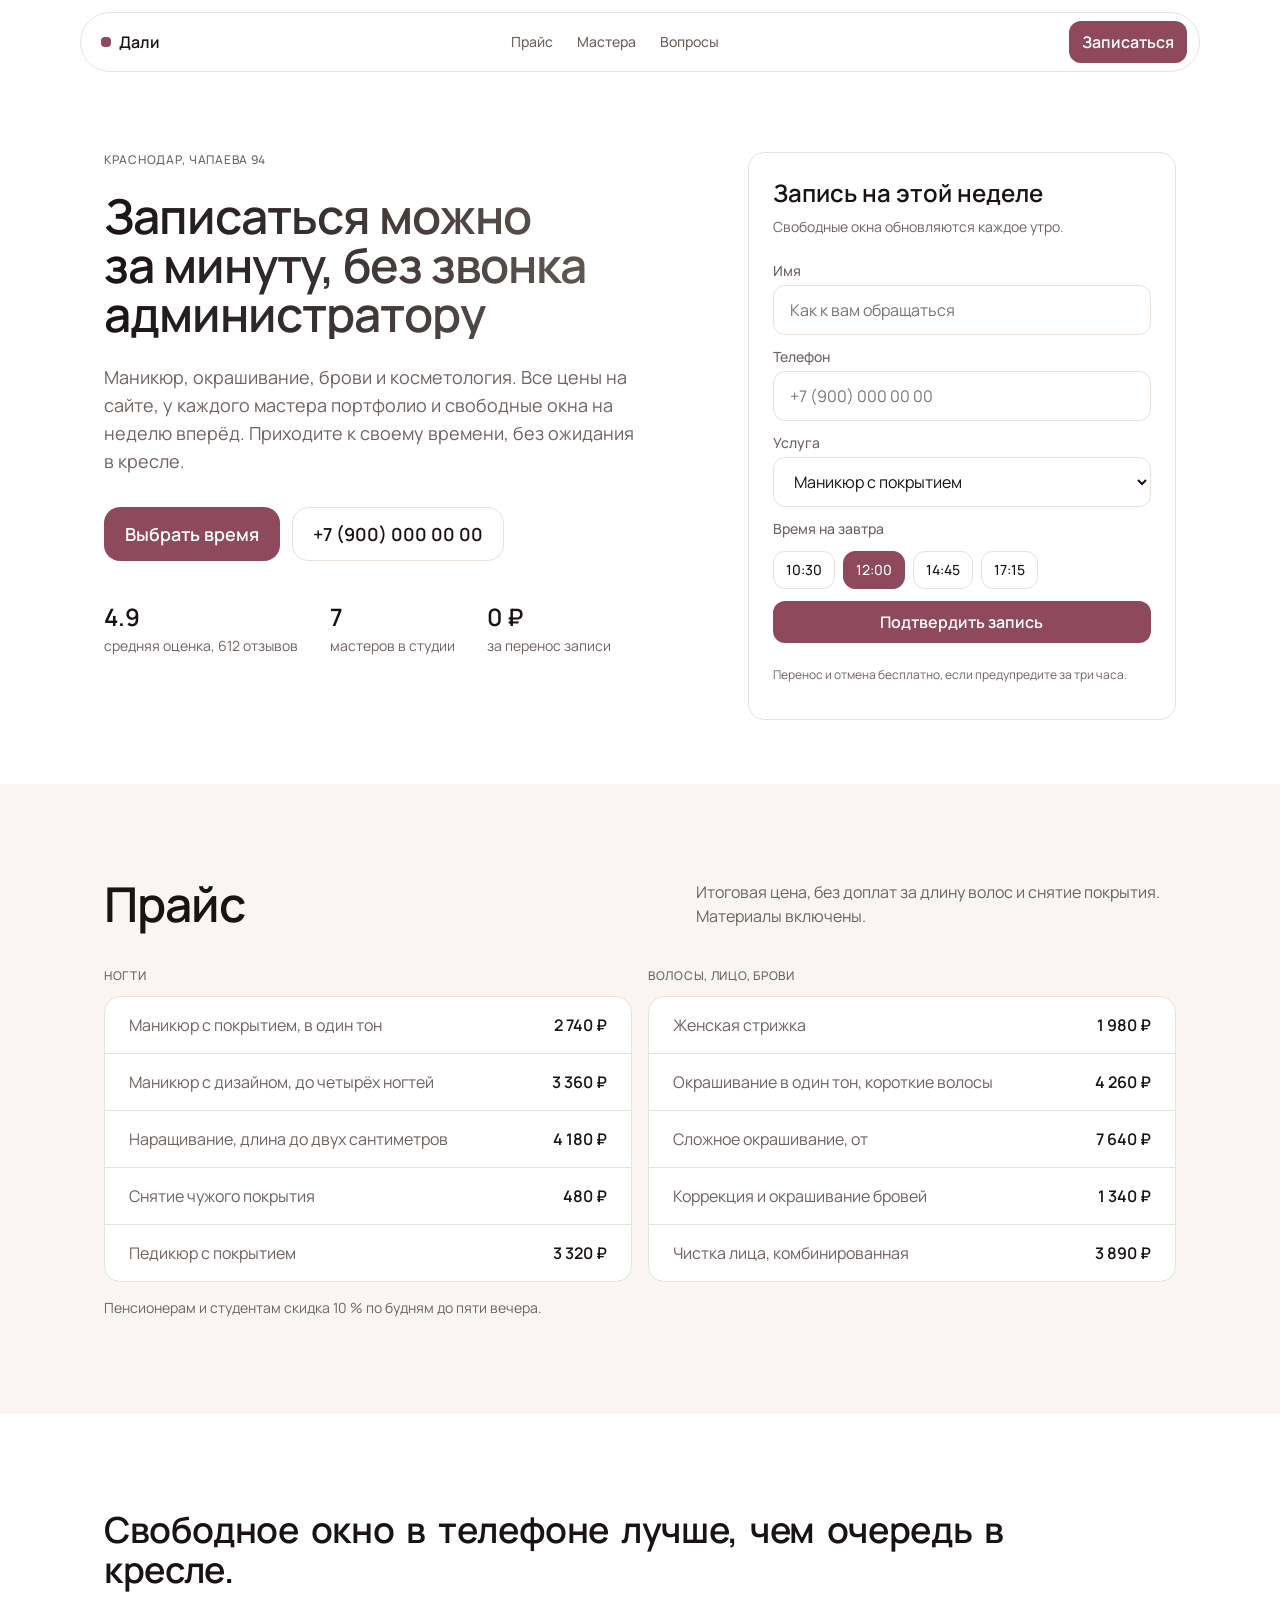
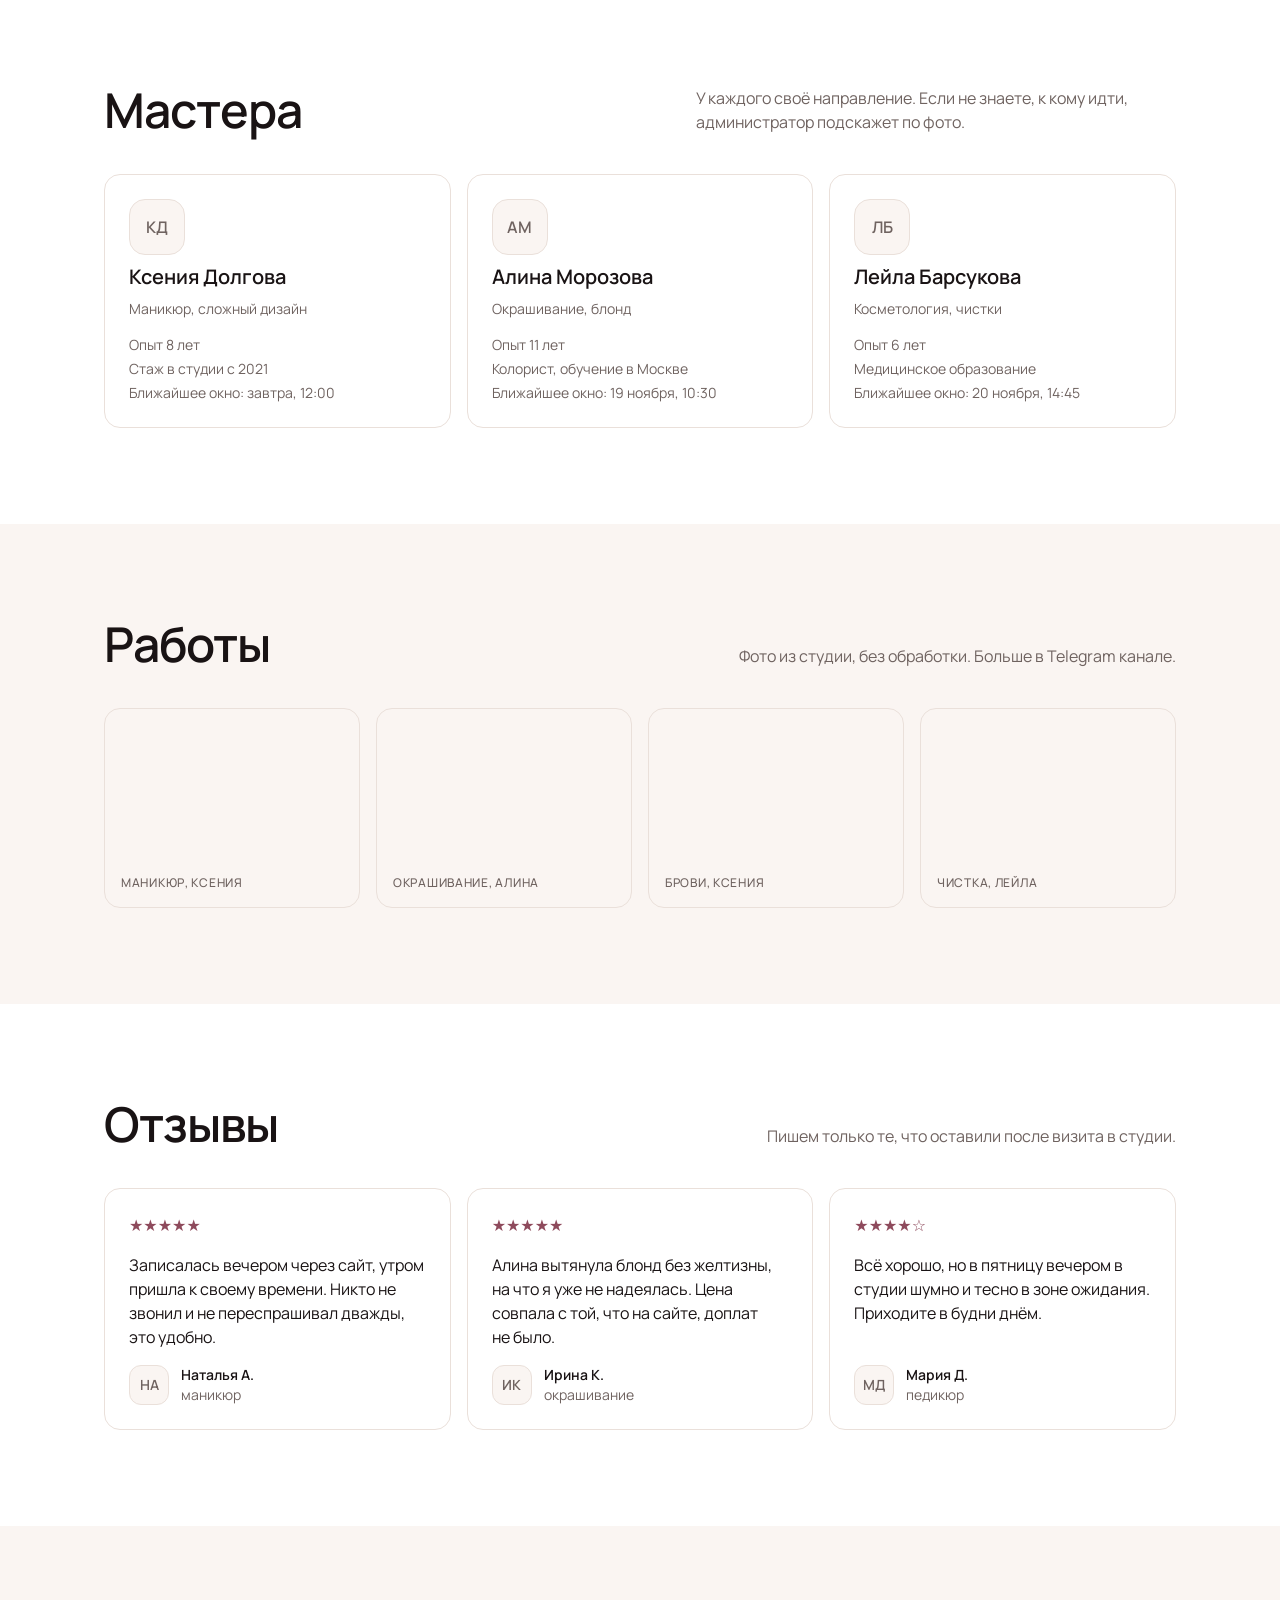
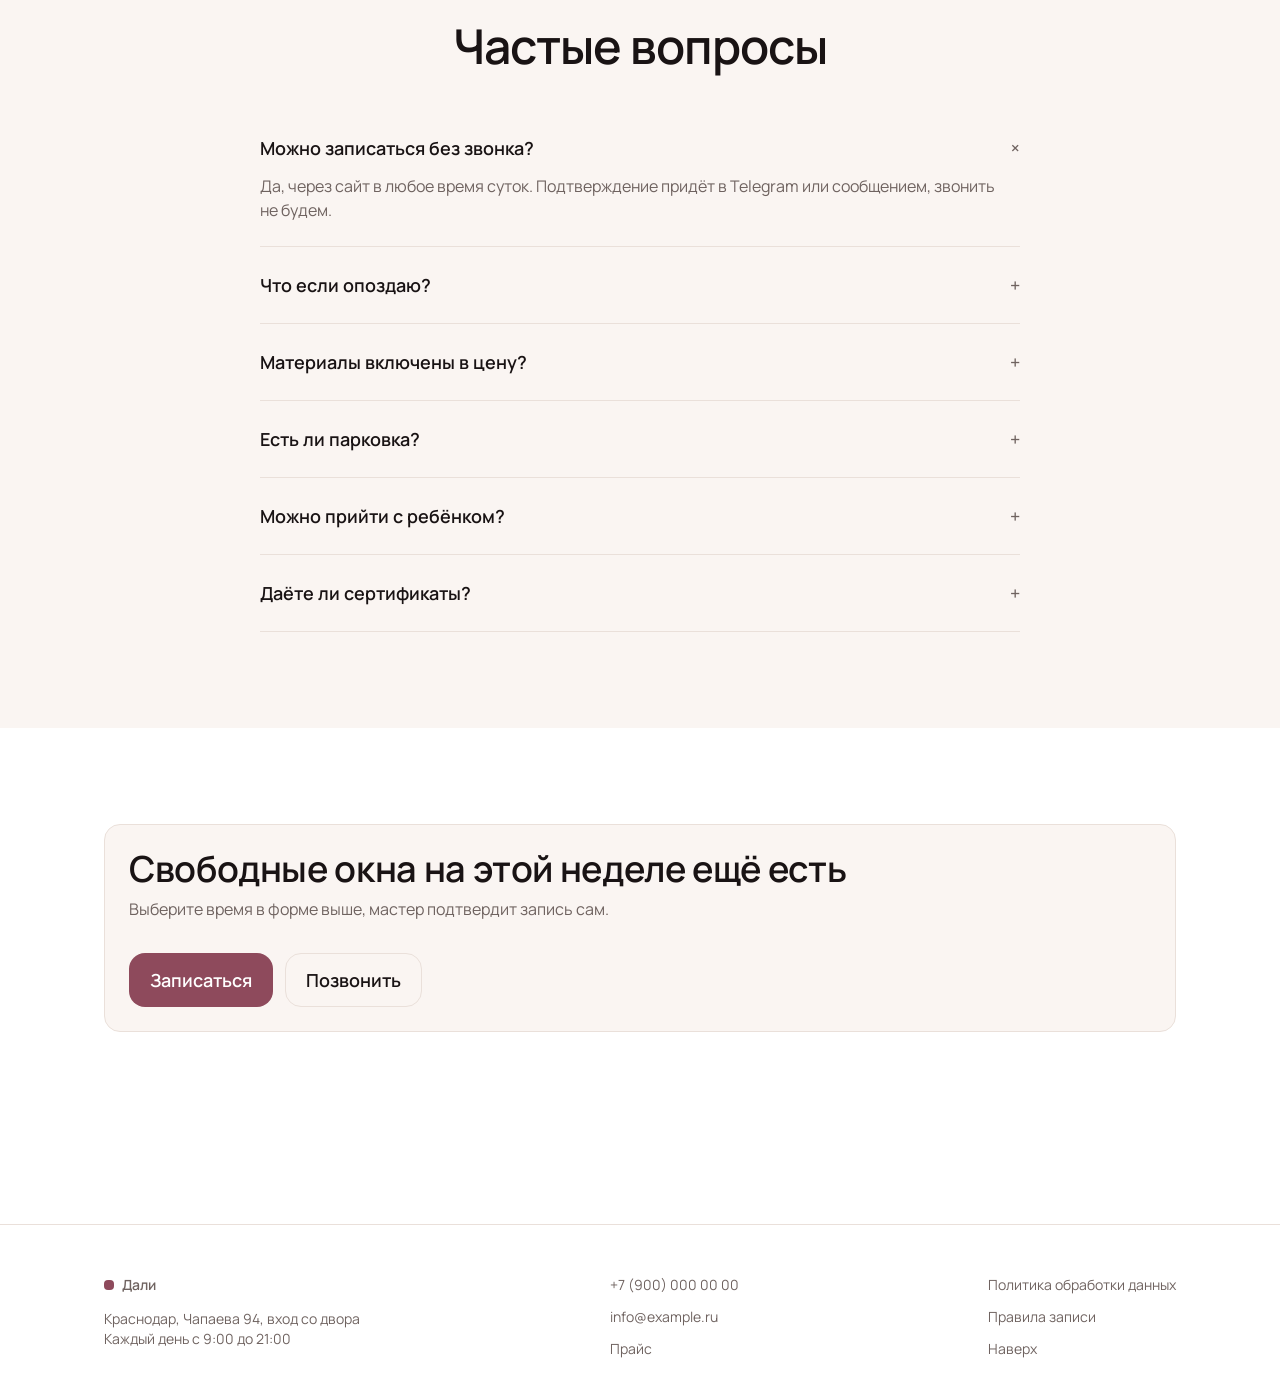
<file: krasota-dali.html>
<!DOCTYPE html>
<html lang="ru">
<head>
<meta charset="utf-8">
<meta name="viewport" content="width=device-width, initial-scale=1">
<title>Дали — студия красоты в Краснодаре, запись без звонка</title>
<meta name="description" content="Студия красоты Дали в Краснодаре: маникюр, окрашивание, брови, косметология. Прайс на сайте, запись онлайн за минуту, мастера с портфолио.">
<meta property="og:title" content="Дали — студия красоты в Краснодаре">
<meta property="og:description" content="Маникюр, окрашивание, брови. Прайс на сайте и запись без звонка администратору.">
<link rel="icon" href="data:image/svg+xml,%3Csvg xmlns='http://www.w3.org/2000/svg' viewBox='0 0 32 32'%3E%3Crect width='32' height='32' rx='8' fill='%238e4a5c'/%3E%3Ctext x='16' y='23' font-family='sans-serif' font-size='15' font-weight='700' fill='%23fff' text-anchor='middle'%3EД%3C/text%3E%3C/svg%3E">
<link rel="stylesheet" href="assets/base.css">
<style>
  body{--accent:#8e4a5c;--surface:#faf5f2;--line:#eae0da;--muted:#6f6360;--text:#191314}
  .hero .h1{background:linear-gradient(90deg,#191314,#6f6360);-webkit-background-clip:text;background-clip:text;color:transparent}
  .masters{display:grid;grid-template-columns:repeat(3,1fr);gap:16px}
  .master{background:var(--card);border:1px solid var(--line);border-radius:16px;padding:24px;display:flex;flex-direction:column;gap:8px}
  .master .avatar{width:56px;height:56px;border-radius:16px;font-size:16px;background:var(--surface)}
  .master ul{list-style:none;padding:0;margin:8px 0 0;display:flex;flex-direction:column;gap:4px}
  .master li{font-size:14px;line-height:20px;color:var(--muted)}
  .form-ok{display:none;font-size:14px;line-height:20px;color:#8e4a5c;font-weight:600}
  .slot{display:flex;gap:8px;flex-wrap:wrap;margin-top:8px}
  .slot button{font-family:inherit;font-size:14px;line-height:20px;font-weight:500;padding:8px 12px;border-radius:12px;
    border:1px solid var(--line);background:var(--bg);color:var(--text);cursor:pointer;transition:background .3s var(--ease),border-color .3s var(--ease)}
  .slot button:hover{border-color:var(--accent)}
  .slot button[aria-pressed="true"]{background:var(--accent);color:#fff;border-color:var(--accent)}
  @media (max-width:900px){ .masters{grid-template-columns:repeat(2,1fr)} }
  @media (max-width:560px){ .masters{grid-template-columns:1fr} }
  .work{height:200px;border-radius:16px;border:1px solid var(--line);background:var(--surface);display:flex;align-items:flex-end;padding:16px}
</style>
</head>
<body>

<nav class="nav">
  <a class="brand" href="#top"><span class="dot"></span>Дали</a>
  <div class="nav-links">
    <a href="#prices">Прайс</a>
    <a href="#masters">Мастера</a>
    <a href="#faq">Вопросы</a>
  </div>
  <a class="btn btn--primary" href="#book">Записаться</a>
</nav>

<main id="top">

  <section class="hero wrap">
    <div class="hero__inner">
      <div>
        <p class="caption" style="margin-bottom:24px">Краснодар, Чапаева 94</p>
        <h1 class="h1">Записаться можно за минуту, без звонка администратору</h1>
        <p class="lead" style="margin-top:24px">Маникюр, окрашивание, брови и косметология. Все цены на сайте, у каждого мастера портфолио и свободные окна на неделю вперёд. Приходите к своему времени, без ожидания в кресле.</p>
        <div class="hero__actions">
          <a class="btn btn--primary btn--lg" href="#book">Выбрать время</a>
          <a class="btn btn--ghost btn--lg" href="tel:+79000000000">+7 (900) 000 00 00</a>
        </div>
        <div class="hero__meta">
          <div><b>4.9</b><span>средняя оценка, 612 отзывов</span></div>
          <div><b>7</b><span>мастеров в студии</span></div>
          <div><b>0 ₽</b><span>за перенос записи</span></div>
        </div>
      </div>

      <div class="card" id="book">
        <h2 class="h5" style="margin-bottom:8px">Запись на этой неделе</h2>
        <p class="small">Свободные окна обновляются каждое утро.</p>
        <form class="form" data-validate style="margin-top:24px">
          <div class="field">
            <label for="d1">Имя</label>
            <input id="d1" name="name" type="text" placeholder="Как к вам обращаться" required>
            <span class="err">Напишите имя, чтобы мастер знал</span>
          </div>
          <div class="field">
            <label for="d2">Телефон</label>
            <input id="d2" name="phone" type="tel" placeholder="+7 (900) 000 00 00" required>
            <span class="err">Нужен номер для подтверждения</span>
          </div>
          <div class="field">
            <label for="d3">Услуга</label>
            <select id="d3" name="service">
              <option>Маникюр с покрытием</option>
              <option>Педикюр</option>
              <option>Стрижка и укладка</option>
              <option>Окрашивание</option>
              <option>Брови и ресницы</option>
              <option>Чистка лица</option>
            </select>
          </div>
          <div class="field">
            <label>Время на завтра</label>
            <div class="slot" role="group" aria-label="Свободное время">
              <button type="button" aria-pressed="false">10:30</button>
              <button type="button" aria-pressed="true">12:00</button>
              <button type="button" aria-pressed="false">14:45</button>
              <button type="button" aria-pressed="false">17:15</button>
            </div>
          </div>
          <button class="btn btn--primary" type="submit">Подтвердить запись</button>
          <span class="form-ok">Записали. Напомним в Telegram за два часа.</span>
          <p class="note">Перенос и отмена бесплатно, если предупредите за три часа.</p>
        </form>
      </div>
    </div>
  </section>

  <section class="section section--surface" id="prices">
    <div class="wrap reveal">
      <div class="section-head">
        <h2 class="h2">Прайс</h2>
        <p class="body">Итоговая цена, без доплат за длину волос и снятие покрытия. Материалы включены.</p>
      </div>
      <div class="grid grid--2">
        <div>
          <p class="caption" style="margin-bottom:12px">Ногти</p>
          <div class="price-list">
            <div class="price-row"><span>Маникюр с покрытием, в один тон</span><b>2 740 ₽</b></div>
            <div class="price-row"><span>Маникюр с дизайном, до четырёх ногтей</span><b>3 360 ₽</b></div>
            <div class="price-row"><span>Наращивание, длина до двух сантиметров</span><b>4 180 ₽</b></div>
            <div class="price-row"><span>Снятие чужого покрытия</span><b>480 ₽</b></div>
            <div class="price-row"><span>Педикюр с покрытием</span><b>3 320 ₽</b></div>
          </div>
        </div>
        <div>
          <p class="caption" style="margin-bottom:12px">Волосы, лицо, брови</p>
          <div class="price-list">
            <div class="price-row"><span>Женская стрижка</span><b>1 980 ₽</b></div>
            <div class="price-row"><span>Окрашивание в один тон, короткие волосы</span><b>4 260 ₽</b></div>
            <div class="price-row"><span>Сложное окрашивание, от</span><b>7 640 ₽</b></div>
            <div class="price-row"><span>Коррекция и окрашивание бровей</span><b>1 340 ₽</b></div>
            <div class="price-row"><span>Чистка лица, комбинированная</span><b>3 890 ₽</b></div>
          </div>
        </div>
      </div>
      <p class="small" style="margin-top:16px">Пенсионерам и студентам скидка 10 % по будням до пяти вечера.</p>
    </div>
  </section>

  <section class="section wrap reveal">
    <div class="tagline">
      <h3 class="h3">Свободное окно в телефоне лучше, чем очередь в кресле.</h3>
    </div>
  </section>

  <section class="section wrap" style="padding-top:0" id="masters">
    <div class="reveal">
      <div class="section-head">
        <h2 class="h2">Мастера</h2>
        <p class="body">У каждого своё направление. Если не знаете, к кому идти, администратор подскажет по фото.</p>
      </div>
      <div class="masters">
        <article class="master">
          <div class="avatar">КД</div>
          <h3 class="h6">Ксения Долгова</h3>
          <p class="small">Маникюр, сложный дизайн</p>
          <ul><li>Опыт 8 лет</li><li>Стаж в студии с 2021</li><li>Ближайшее окно: завтра, 12:00</li></ul>
        </article>
        <article class="master">
          <div class="avatar">АМ</div>
          <h3 class="h6">Алина Морозова</h3>
          <p class="small">Окрашивание, блонд</p>
          <ul><li>Опыт 11 лет</li><li>Колорист, обучение в Москве</li><li>Ближайшее окно: 19 ноября, 10:30</li></ul>
        </article>
        <article class="master">
          <div class="avatar">ЛБ</div>
          <h3 class="h6">Лейла Барсукова</h3>
          <p class="small">Косметология, чистки</p>
          <ul><li>Опыт 6 лет</li><li>Медицинское образование</li><li>Ближайшее окно: 20 ноября, 14:45</li></ul>
        </article>
      </div>
    </div>
  </section>

  <section class="section section--surface">
    <div class="wrap reveal">
      <div class="section-head">
        <h2 class="h2">Работы</h2>
        <p class="body">Фото из студии, без обработки. Больше в Telegram канале.</p>
      </div>
      <div class="grid grid--4">
        <div class="work"><span class="caption">Маникюр, Ксения</span></div>
        <div class="work"><span class="caption">Окрашивание, Алина</span></div>
        <div class="work"><span class="caption">Брови, Ксения</span></div>
        <div class="work"><span class="caption">Чистка, Лейла</span></div>
      </div>
    </div>
  </section>

  <section class="section wrap reveal">
    <div class="section-head">
      <h2 class="h2">Отзывы</h2>
      <p class="body">Пишем только те, что оставили после визита в студии.</p>
    </div>
    <div class="grid grid--3">
      <div class="quote">
        <div class="stars">★★★★★</div>
        <p class="body">Записалась вечером через сайт, утром пришла к своему времени. Никто не звонил и не переспрашивал дважды, это удобно.</p>
        <div class="quote__who"><div class="avatar">НА</div><div><p class="small" style="color:var(--text);font-weight:600">Наталья А.</p><p class="small">маникюр</p></div></div>
      </div>
      <div class="quote">
        <div class="stars">★★★★★</div>
        <p class="body">Алина вытянула блонд без желтизны, на что я уже не надеялась. Цена совпала с той, что на сайте, доплат не было.</p>
        <div class="quote__who"><div class="avatar">ИК</div><div><p class="small" style="color:var(--text);font-weight:600">Ирина К.</p><p class="small">окрашивание</p></div></div>
      </div>
      <div class="quote">
        <div class="stars">★★★★☆</div>
        <p class="body">Всё хорошо, но в пятницу вечером в студии шумно и тесно в зоне ожидания. Приходите в будни днём.</p>
        <div class="quote__who"><div class="avatar">МД</div><div><p class="small" style="color:var(--text);font-weight:600">Мария Д.</p><p class="small">педикюр</p></div></div>
      </div>
    </div>
  </section>

  <section class="section section--surface" id="faq">
    <div class="wrap reveal">
      <h2 class="h2" style="text-align:center;margin-bottom:40px">Частые вопросы</h2>
      <div class="faq">
        <details open>
          <summary>Можно записаться без звонка?</summary>
          <p class="body">Да, через сайт в любое время суток. Подтверждение придёт в Telegram или сообщением, звонить не будем.</p>
        </details>
        <details>
          <summary>Что если опоздаю?</summary>
          <p class="body">До десяти минут мастер подождёт, процедура просто начнётся позже. Если больше, лучше предупредить, сдвинем запись.</p>
        </details>
        <details>
          <summary>Материалы включены в цену?</summary>
          <p class="body">Да, все материалы в цене. Дополнительно оплачивается только снятие чужого покрытия и дизайн сверх четырёх ногтей.</p>
        </details>
        <details>
          <summary>Есть ли парковка?</summary>
          <p class="body">Перед студией четыре места, плюс платная парковка во дворе в двадцати метрах. В субботу лучше приезжать заранее.</p>
        </details>
        <details>
          <summary>Можно прийти с ребёнком?</summary>
          <p class="body">Можно, есть уголок с игрушками. Но мастера не присматривают за детьми, рассчитывайте на себя.</p>
        </details>
        <details>
          <summary>Даёте ли сертификаты?</summary>
          <p class="body">Да, на любую сумму от двух тысяч. Действуют год, оформить можно на ресепшене или онлайн.</p>
        </details>
      </div>
    </div>
  </section>

  <section class="section wrap reveal">
    <div class="card" style="display:flex;justify-content:space-between;align-items:center;gap:32px;flex-wrap:wrap;background:var(--surface)">
      <div>
        <h2 class="h3">Свободные окна на этой неделе ещё есть</h2>
        <p class="body" style="margin-top:8px">Выберите время в форме выше, мастер подтвердит запись сам.</p>
      </div>
      <div style="display:flex;gap:12px;flex-wrap:wrap">
        <a class="btn btn--primary btn--lg" href="#book">Записаться</a>
        <a class="btn btn--ghost btn--lg" href="tel:+79000000000">Позвонить</a>
      </div>
    </div>
  </section>

</main>

<footer class="footer">
  <div class="wrap footer__inner">
    <div>
      <a class="brand" href="#top"><span class="dot"></span>Дали</a>
      <p class="small" style="margin-top:12px">Краснодар, Чапаева 94, вход со двора<br>Каждый день с 9:00 до 21:00</p>
    </div>
    <div style="display:flex;flex-direction:column;gap:8px">
      <a href="tel:+79000000000">+7 (900) 000 00 00</a>
      <a href="mailto:info@example.ru">info@example.ru</a>
      <a href="#prices">Прайс</a>
    </div>
    <div style="display:flex;flex-direction:column;gap:8px">
      <a href="#">Политика обработки данных</a>
      <a href="#">Правила записи</a>
      <a href="#top">Наверх</a>
    </div>
  </div>
</footer>

<div class="callbar">
  <a class="btn btn--primary" href="#book">Записаться</a>
  <a class="btn btn--ghost" href="tel:+79000000000">Позвонить</a>
</div>

<script src="assets/common.js"></script>
<script>
  document.querySelectorAll('.slot button').forEach(function(b){
    b.addEventListener('click', function(){
      document.querySelectorAll('.slot button').forEach(function(x){ x.setAttribute('aria-pressed','false'); });
      b.setAttribute('aria-pressed','true');
    });
  });
</script>
</body>
</html>
</file>
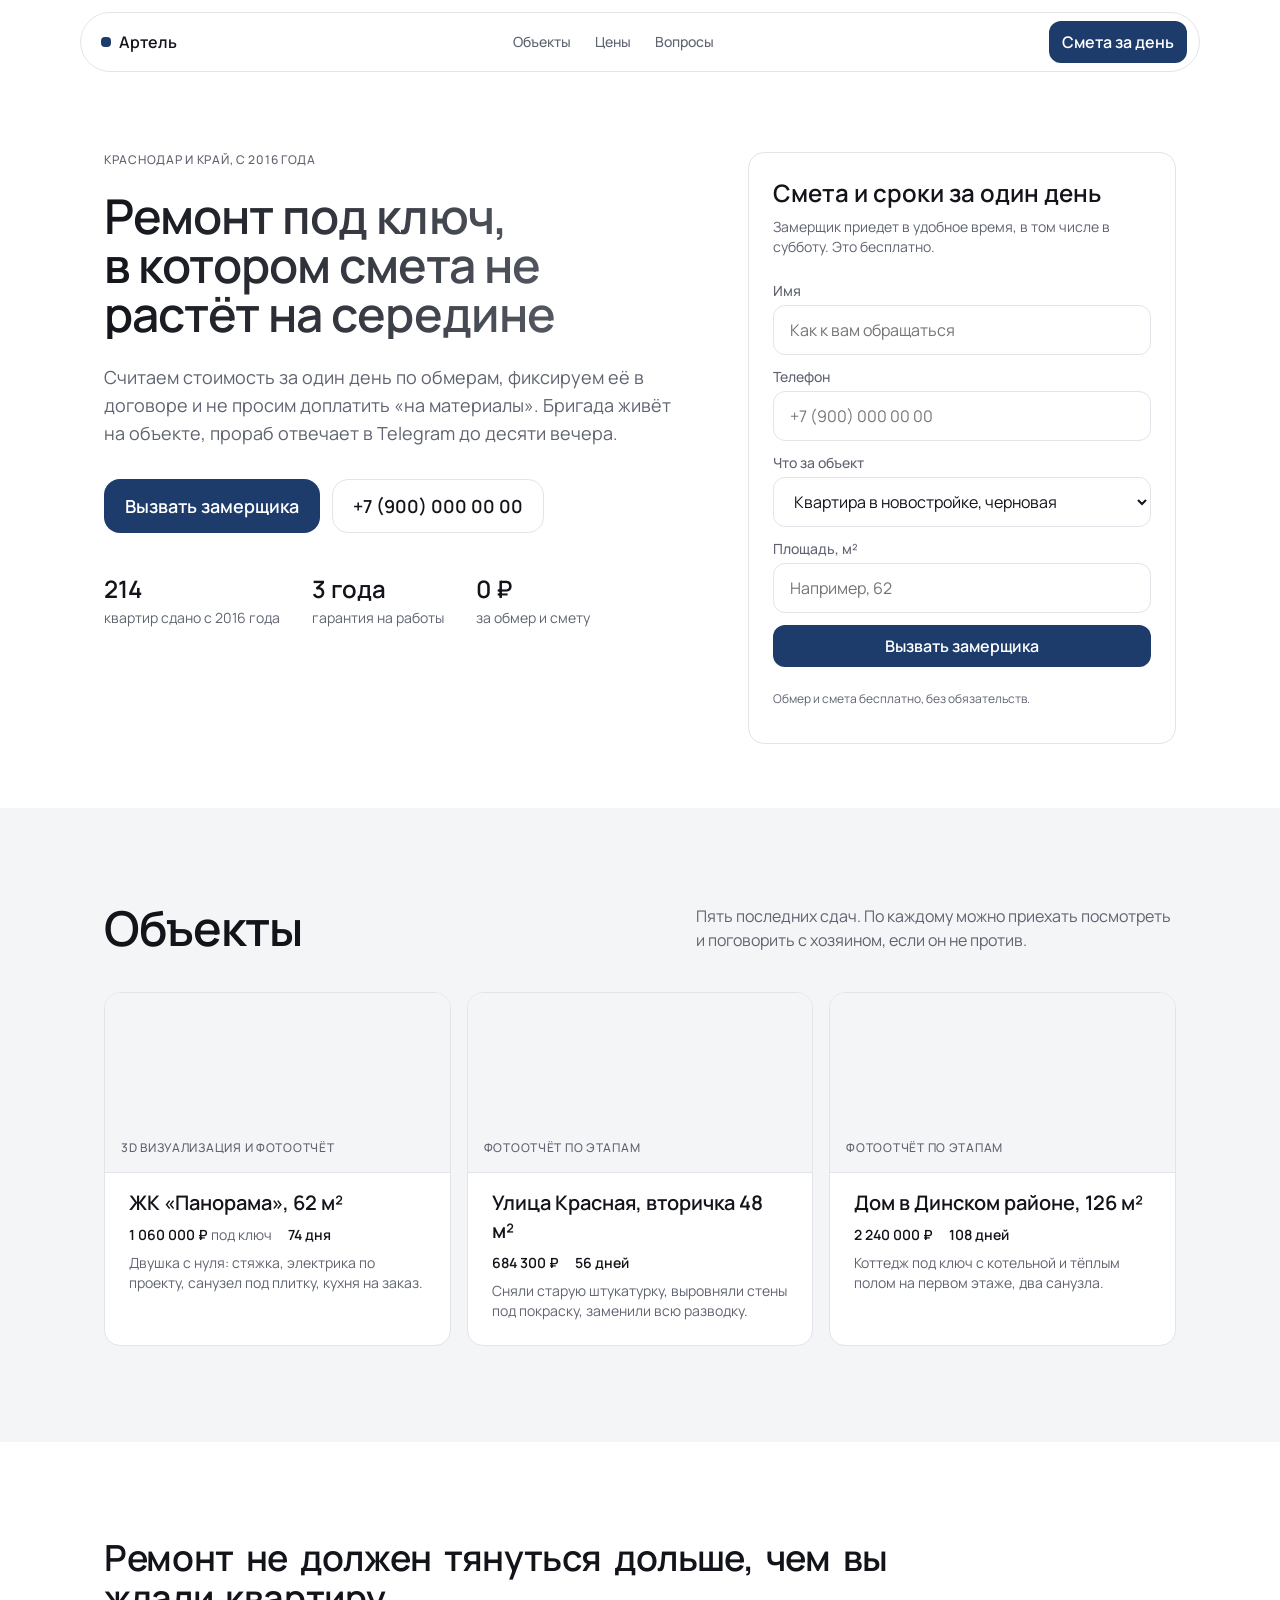
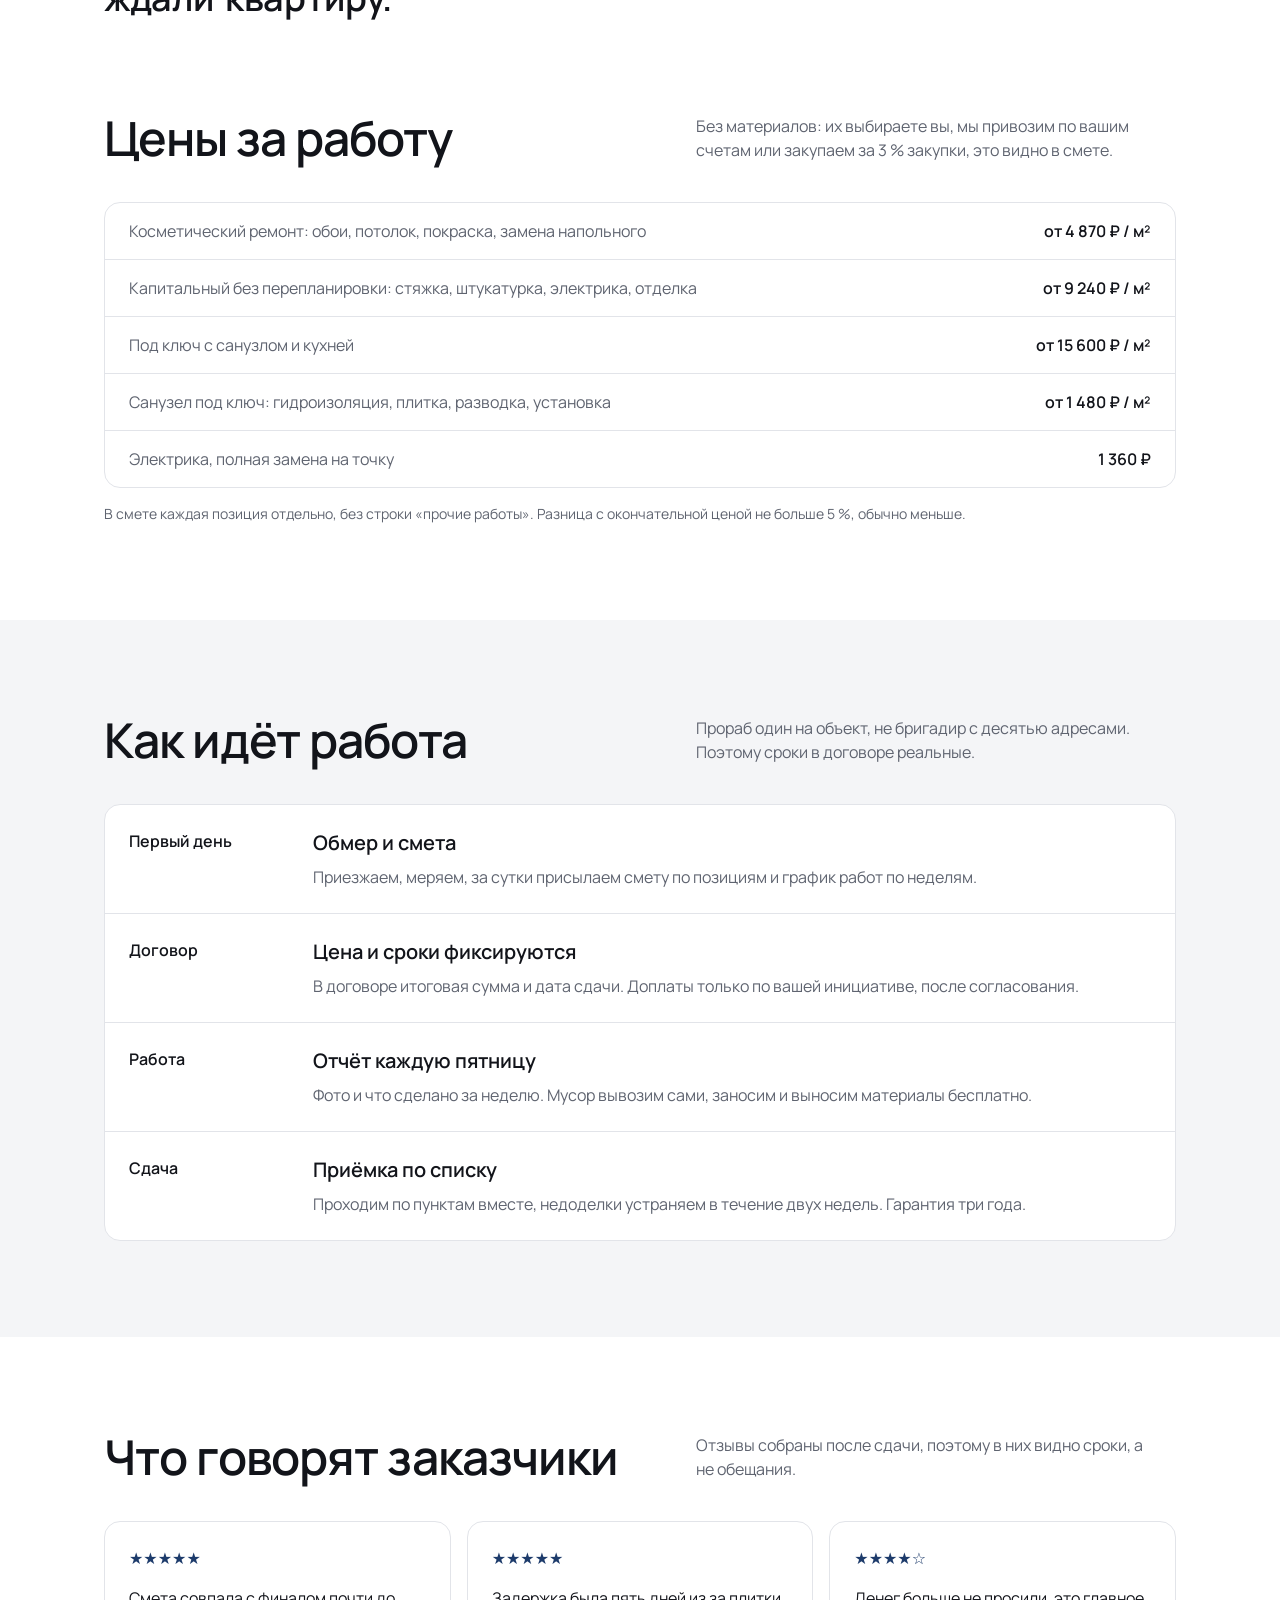
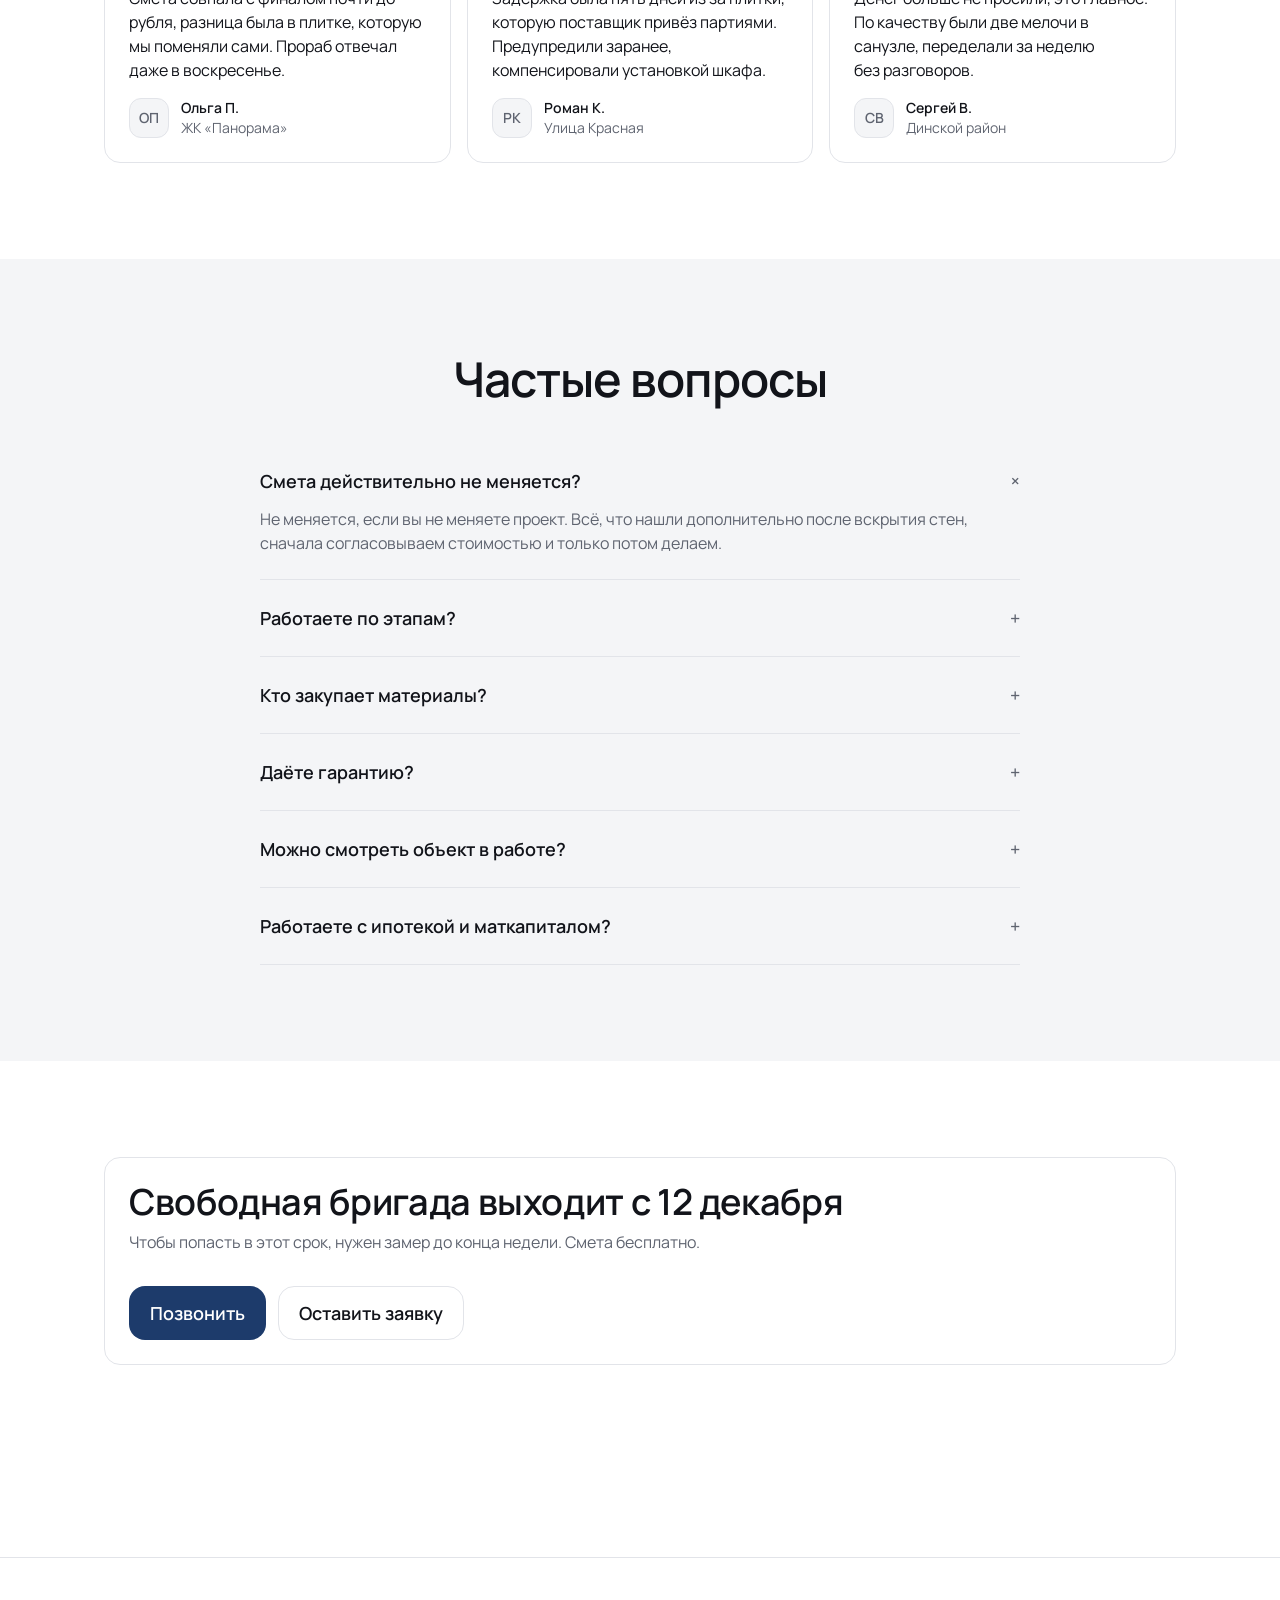
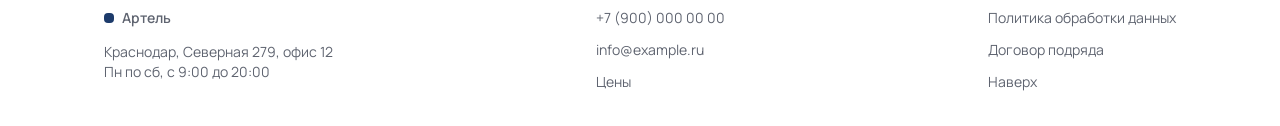
<file: stroyka-artel.html>
<!DOCTYPE html>
<html lang="ru">
<head>
<meta charset="utf-8">
<meta name="viewport" content="width=device-width, initial-scale=1">
<title>Артель — ремонт квартир под ключ в Краснодаре, смета за один день</title>
<meta name="description" content="Ремонт квартир под ключ в Краснодаре: смета за один день, бригада на объекте постоянно, договор и гарантия три года. Портфолио объектов с адресами.">
<meta property="og:title" content="Артель — ремонт квартир под ключ в Краснодаре">
<meta property="og:description" content="Смета за день, фиксированная цена в договоре, гарантия три года. Портфолио объектов и контакты заказчиков.">
<link rel="icon" href="data:image/svg+xml,%3Csvg xmlns='http://www.w3.org/2000/svg' viewBox='0 0 32 32'%3E%3Crect width='32' height='32' rx='8' fill='%231d3b6b'/%3E%3Ctext x='16' y='23' font-family='sans-serif' font-size='15' font-weight='700' fill='%23fff' text-anchor='middle'%3EА%3C/text%3E%3C/svg%3E">
<link rel="stylesheet" href="assets/base.css">
<style>
  body{--accent:#1d3b6b;--surface:#f4f5f7;--line:#e2e4e9;--muted:#5f6470;--text:#12141a}
  .hero .h1{background:linear-gradient(90deg,#12141a,#666b76);-webkit-background-clip:text;background-clip:text;color:transparent}
  .obj{display:flex;flex-direction:column;gap:16px;background:var(--card);border:1px solid var(--line);border-radius:16px;overflow:hidden}
  .obj__top{height:180px;background:var(--surface);border-bottom:1px solid var(--line);display:flex;align-items:flex-end;padding:16px}
  .obj__body{padding:0 24px 24px;display:flex;flex-direction:column;gap:8px}
  .obj__meta{display:flex;gap:16px;flex-wrap:wrap;color:var(--muted);font-size:14px;line-height:20px}
  .obj__meta b{color:var(--text);font-weight:600}
  .form-ok{display:none;font-size:14px;line-height:20px;color:#1d3b6b;font-weight:600}
  .stages{display:flex;flex-direction:column;gap:0;border:1px solid var(--line);border-radius:16px;overflow:hidden;background:var(--card)}
  .stages__row{display:grid;grid-template-columns:160px 1fr;gap:24px;padding:24px;border-bottom:1px solid var(--line)}
  .stages__row:last-child{border-bottom:0}
  .stages__row b{font-weight:600}
</style>
</head>
<body>

<nav class="nav">
  <a class="brand" href="#top"><span class="dot"></span>Артель</a>
  <div class="nav-links">
    <a href="#objects">Объекты</a>
    <a href="#prices">Цены</a>
    <a href="#faq">Вопросы</a>
  </div>
  <a class="btn btn--primary" href="#book">Смета за день</a>
</nav>

<main id="top">

  <section class="hero wrap">
    <div class="hero__inner">
      <div>
        <p class="caption" style="margin-bottom:24px">Краснодар и край, с 2016 года</p>
        <h1 class="h1">Ремонт под ключ, в котором смета не растёт на середине</h1>
        <p class="lead" style="margin-top:24px">Считаем стоимость за один день по обмерам, фиксируем её в договоре и не просим доплатить «на материалы». Бригада живёт на объекте, прораб отвечает в Telegram до десяти вечера.</p>
        <div class="hero__actions">
          <a class="btn btn--primary btn--lg" href="#book">Вызвать замерщика</a>
          <a class="btn btn--ghost btn--lg" href="tel:+79000000000">+7 (900) 000 00 00</a>
        </div>
        <div class="hero__meta">
          <div><b>214</b><span>квартир сдано с 2016 года</span></div>
          <div><b>3 года</b><span>гарантия на работы</span></div>
          <div><b>0 ₽</b><span>за обмер и смету</span></div>
        </div>
      </div>

      <div class="card" id="book">
        <h2 class="h5" style="margin-bottom:8px">Смета и сроки за один день</h2>
        <p class="small" style="margin-bottom:24px">Замерщик приедет в удобное время, в том числе в субботу. Это бесплатно.</p>
        <form class="form" data-validate novalidate>
          <div class="field">
            <label for="a1">Имя</label>
            <input id="a1" name="name" type="text" placeholder="Как к вам обращаться" required>
            <span class="err">Напишите, как к вам обращаться</span>
          </div>
          <div class="field">
            <label for="a2">Телефон</label>
            <input id="a2" name="phone" type="tel" placeholder="+7 (900) 000 00 00" required>
            <span class="err">Нужен номер, чтобы согласовать время</span>
          </div>
          <div class="field">
            <label for="a3">Что за объект</label>
            <select id="a3" name="object">
              <option>Квартира в новостройке, черновая</option>
              <option>Квартира, вторичка</option>
              <option>Дом или коттедж</option>
              <option>Коммерческое помещение</option>
            </select>
          </div>
          <div class="field">
            <label for="a4">Площадь, м²</label>
            <input id="a4" name="area" type="text" placeholder="Например, 62">
          </div>
          <button class="btn btn--primary" type="submit">Вызвать замерщика</button>
          <span class="form-ok">Заявка принята. Позвоним в течение двадцати минут.</span>
          <p class="note">Обмер и смета бесплатно, без обязательств.</p>
        </form>
      </div>
    </div>
  </section>

  <section class="section section--surface" id="objects">
    <div class="wrap reveal">
      <div class="section-head">
        <h2 class="h2">Объекты</h2>
        <p class="body">Пять последних сдач. По каждому можно приехать посмотреть и поговорить с хозяином, если он не против.</p>
      </div>
      <div class="grid grid--3">
        <article class="obj">
          <div class="obj__top"><span class="caption">3D визуализация и фотоотчёт</span></div>
          <div class="obj__body">
            <h3 class="h6">ЖК «Панорама», 62 м²</h3>
            <div class="obj__meta"><span><b>1 060 000 ₽</b> под ключ</span><span><b>74 дня</b></span></div>
            <p class="small">Двушка с нуля: стяжка, электрика по проекту, санузел под плитку, кухня на заказ.</p>
          </div>
        </article>
        <article class="obj">
          <div class="obj__top"><span class="caption">Фотоотчёт по этапам</span></div>
          <div class="obj__body">
            <h3 class="h6">Улица Красная, вторичка 48 м²</h3>
            <div class="obj__meta"><span><b>684 300 ₽</b></span><span><b>56 дней</b></span></div>
            <p class="small">Сняли старую штукатурку, выровняли стены под покраску, заменили всю разводку.</p>
          </div>
        </article>
        <article class="obj">
          <div class="obj__top"><span class="caption">Фотоотчёт по этапам</span></div>
          <div class="obj__body">
            <h3 class="h6">Дом в Динском районе, 126 м²</h3>
            <div class="obj__meta"><span><b>2 240 000 ₽</b></span><span><b>108 дней</b></span></div>
            <p class="small">Коттедж под ключ с котельной и тёплым полом на первом этаже, два санузла.</p>
          </div>
        </article>
      </div>
    </div>
  </section>

  <section class="section wrap reveal">
    <div class="tagline">
      <h3 class="h3">Ремонт не должен тянуться дольше, чем вы ждали квартиру.</h3>
    </div>
  </section>

  <section class="section wrap" id="prices" style="padding-top:0">
    <div class="reveal">
      <div class="section-head">
        <h2 class="h2">Цены за работу</h2>
        <p class="body">Без материалов: их выбираете вы, мы привозим по вашим счетам или закупаем за 3 % закупки, это видно в смете.</p>
      </div>
      <div class="price-list">
        <div class="price-row"><span>Косметический ремонт: обои, потолок, покраска, замена напольного</span><b>от 4 870 ₽ / м²</b></div>
        <div class="price-row"><span>Капитальный без перепланировки: стяжка, штукатурка, электрика, отделка</span><b>от 9 240 ₽ / м²</b></div>
        <div class="price-row"><span>Под ключ с санузлом и кухней</span><b>от 15 600 ₽ / м²</b></div>
        <div class="price-row"><span>Санузел под ключ: гидроизоляция, плитка, разводка, установка</span><b>от 1 480 ₽ / м²</b></div>
        <div class="price-row"><span>Электрика, полная замена на точку</span><b>1 360 ₽</b></div>
      </div>
      <p class="small" style="margin-top:16px">В смете каждая позиция отдельно, без строки «прочие работы». Разница с окончательной ценой не больше 5 %, обычно меньше.</p>
    </div>
  </section>

  <section class="section section--surface">
    <div class="wrap reveal">
      <div class="section-head">
        <h2 class="h2">Как идёт работа</h2>
        <p class="body">Прораб один на объект, не бригадир с десятью адресами. Поэтому сроки в договоре реальные.</p>
      </div>
      <div class="stages">
        <div class="stages__row"><b>Первый день</b><div><h3 class="h6">Обмер и смета</h3><p class="body" style="margin-top:8px">Приезжаем, меряем, за сутки присылаем смету по позициям и график работ по неделям.</p></div></div>
        <div class="stages__row"><b>Договор</b><div><h3 class="h6">Цена и сроки фиксируются</h3><p class="body" style="margin-top:8px">В договоре итоговая сумма и дата сдачи. Доплаты только по вашей инициативе, после согласования.</p></div></div>
        <div class="stages__row"><b>Работа</b><div><h3 class="h6">Отчёт каждую пятницу</h3><p class="body" style="margin-top:8px">Фото и что сделано за неделю. Мусор вывозим сами, заносим и выносим материалы бесплатно.</p></div></div>
        <div class="stages__row"><b>Сдача</b><div><h3 class="h6">Приёмка по списку</h3><p class="body" style="margin-top:8px">Проходим по пунктам вместе, недоделки устраняем в течение двух недель. Гарантия три года.</p></div></div>
      </div>
    </div>
  </section>

  <section class="section wrap reveal">
    <div class="section-head">
      <h2 class="h2">Что говорят заказчики</h2>
      <p class="body">Отзывы собраны после сдачи, поэтому в них видно сроки, а не обещания.</p>
    </div>
    <div class="grid grid--3">
      <div class="quote">
        <div class="stars">★★★★★</div>
        <p class="body">Смета совпала с финалом почти до рубля, разница была в плитке, которую мы поменяли сами. Прораб отвечал даже в воскресенье.</p>
        <div class="quote__who"><div class="avatar">ОП</div><div><p class="small" style="color:var(--text);font-weight:600">Ольга П.</p><p class="small">ЖК «Панорама»</p></div></div>
      </div>
      <div class="quote">
        <div class="stars">★★★★★</div>
        <p class="body">Задержка была пять дней из за плитки, которую поставщик привёз партиями. Предупредили заранее, компенсировали установкой шкафа.</p>
        <div class="quote__who"><div class="avatar">РК</div><div><p class="small" style="color:var(--text);font-weight:600">Роман К.</p><p class="small">Улица Красная</p></div></div>
      </div>
      <div class="quote">
        <div class="stars">★★★★☆</div>
        <p class="body">Денег больше не просили, это главное. По качеству были две мелочи в санузле, переделали за неделю без разговоров.</p>
        <div class="quote__who"><div class="avatar">СВ</div><div><p class="small" style="color:var(--text);font-weight:600">Сергей В.</p><p class="small">Динской район</p></div></div>
      </div>
    </div>
  </section>

  <section class="section section--surface" id="faq">
    <div class="wrap reveal">
      <h2 class="h2" style="text-align:center;margin-bottom:40px">Частые вопросы</h2>
      <div class="faq">
        <details open>
          <summary>Смета действительно не меняется?</summary>
          <p class="body">Не меняется, если вы не меняете проект. Всё, что нашли дополнительно после вскрытия стен, сначала согласовываем стоимостью и только потом делаем.</p>
        </details>
        <details>
          <summary>Работаете по этапам?</summary>
          <p class="body">Да, можно взять только черновые работы или только санузел. Возьмёмся и за доделку после другой бригады, но сначала посмотрим.</p>
        </details>
        <details>
          <summary>Кто закупает материалы?</summary>
          <p class="body">Можно сами, можно через нас: привозим по вашим счетам, все чеки отдаём. Закупка через нас 3 %, в смете это отдельная строка.</p>
        </details>
        <details>
          <summary>Даёте гарантию?</summary>
          <p class="body">Три года на работы. Если на гарантии что то пошло не так, приезжаем без споров, это проще, чем суд.</p>
        </details>
        <details>
          <summary>Можно смотреть объект в работе?</summary>
          <p class="body">Да, приезжайте в любой момент. Ещё лучше, если один из наших объектов рядом, там видно, как выглядит наша стройка в процессе.</p>
        </details>
        <details>
          <summary>Работаете с ипотекой и маткапиталом?</summary>
          <p class="body">Да, оформляем договор для банка и для пенсионного фонда, есть опыт с обоими.</p>
        </details>
      </div>
    </div>
  </section>

  <section class="section wrap reveal">
    <div class="card" style="display:flex;justify-content:space-between;align-items:center;gap:32px;flex-wrap:wrap">
      <div>
        <h2 class="h3">Свободная бригада выходит с 12 декабря</h2>
        <p class="body" style="margin-top:8px">Чтобы попасть в этот срок, нужен замер до конца недели. Смета бесплатно.</p>
      </div>
      <div style="display:flex;gap:12px;flex-wrap:wrap">
        <a class="btn btn--primary btn--lg" href="tel:+79000000000">Позвонить</a>
        <a class="btn btn--ghost btn--lg" href="#book">Оставить заявку</a>
      </div>
    </div>
  </section>

</main>

<footer class="footer">
  <div class="wrap footer__inner">
    <div>
      <a class="brand" href="#top"><span class="dot"></span>Артель</a>
      <p class="small" style="margin-top:12px">Краснодар, Северная 279, офис 12<br>Пн по сб, с 9:00 до 20:00</p>
    </div>
    <div style="display:flex;flex-direction:column;gap:8px">
      <a href="tel:+79000000000">+7 (900) 000 00 00</a>
      <a href="mailto:info@example.ru">info@example.ru</a>
      <a href="#prices">Цены</a>
    </div>
    <div style="display:flex;flex-direction:column;gap:8px">
      <a href="#">Политика обработки данных</a>
      <a href="#">Договор подряда</a>
      <a href="#top">Наверх</a>
    </div>
  </div>
</footer>

<div class="callbar">
  <a class="btn btn--primary" href="tel:+79000000000">Позвонить</a>
  <a class="btn btn--ghost" href="#book">Замер</a>
</div>

<script src="assets/common.js"></script>
</body>
</html>
</file>
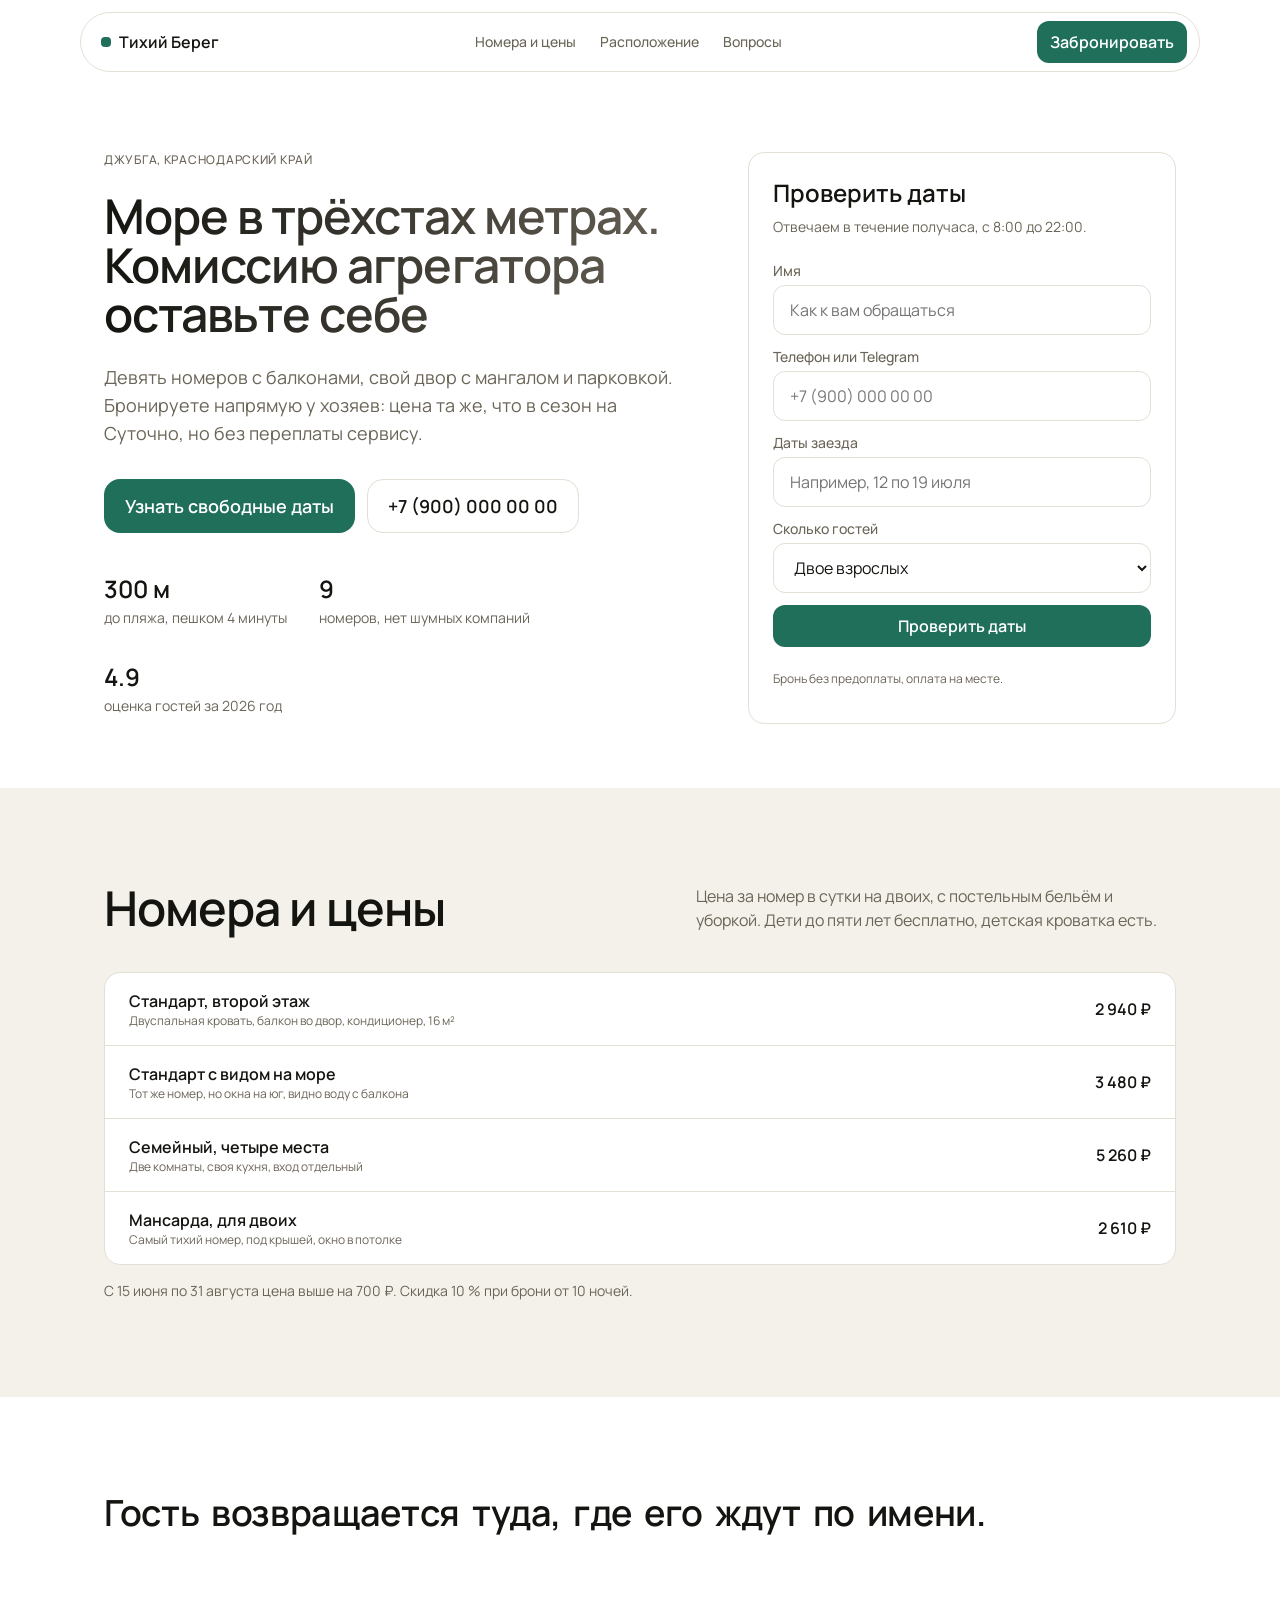
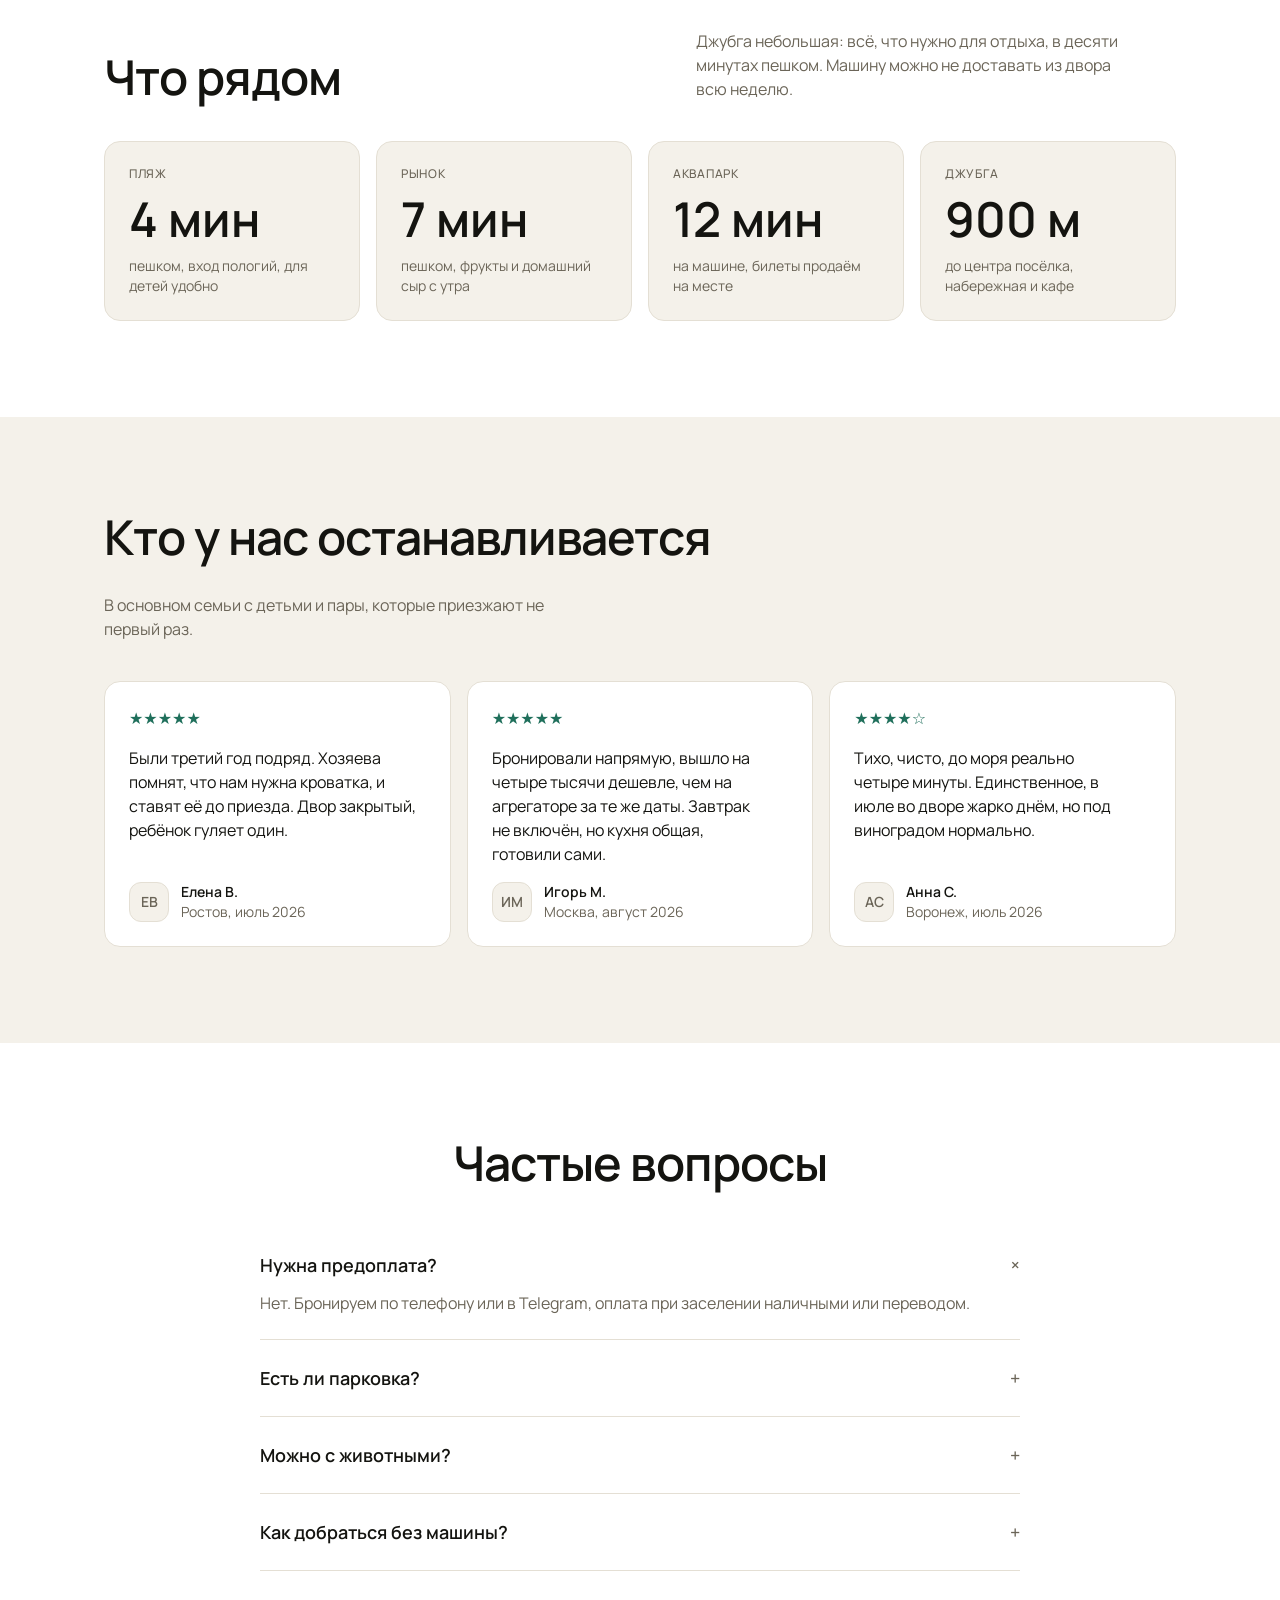
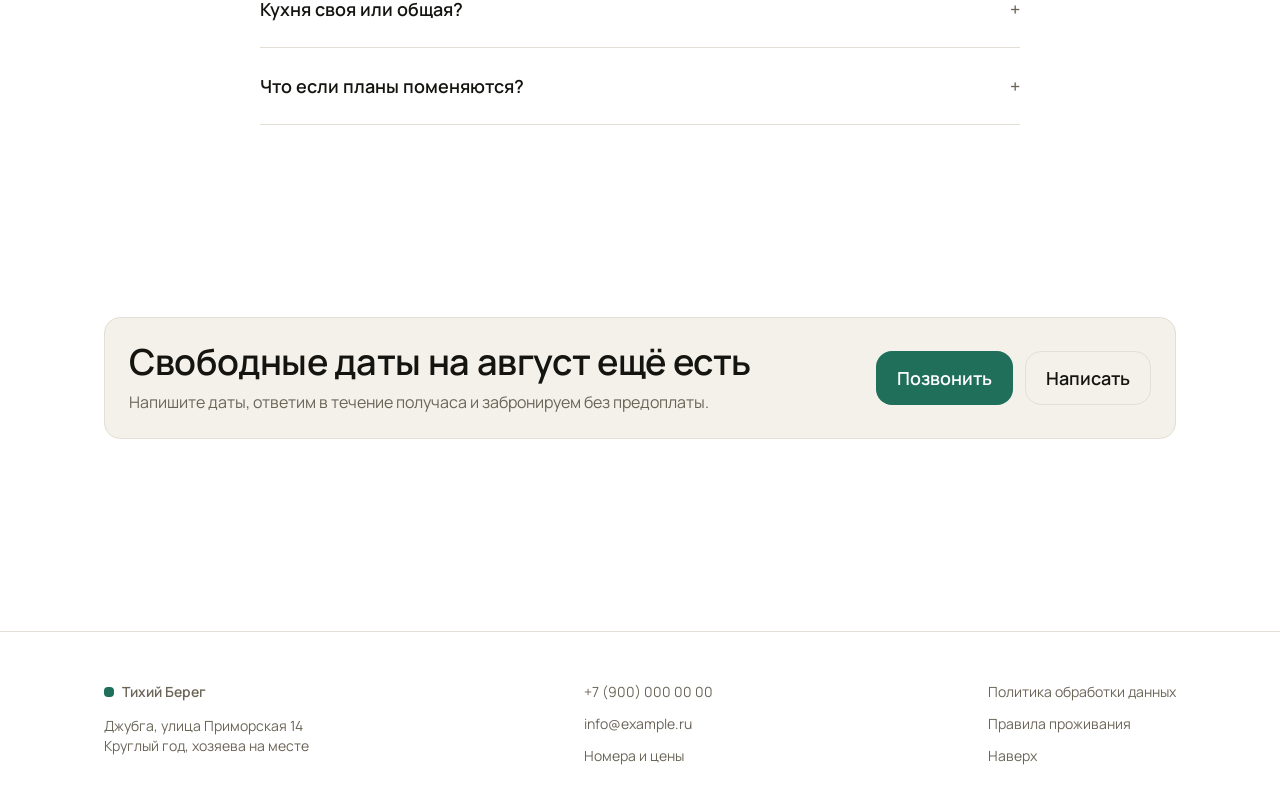
<file: turizm-tihiy-bereg.html>
<!DOCTYPE html>
<html lang="ru">
<head>
<meta charset="utf-8">
<meta name="viewport" content="width=device-width, initial-scale=1">
<title>Тихий Берег — гостевой дом в Джубге, 300 метров до моря</title>
<meta name="description" content="Гостевой дом в Джубге: номера от 2 900 рублей, 300 метров до пляжа, парковка, кухня, мангальная зона. Бронирование напрямую, без комиссии агрегаторов.">
<meta property="og:title" content="Тихий Берег — гостевой дом в Джубге">
<meta property="og:description" content="Номера с балконами, 300 метров до моря, парковка во дворе. Бронь напрямую без комиссии.">
<link rel="icon" href="data:image/svg+xml,%3Csvg xmlns='http://www.w3.org/2000/svg' viewBox='0 0 32 32'%3E%3Crect width='32' height='32' rx='8' fill='%231f6f5b'/%3E%3Ctext x='16' y='23' font-family='sans-serif' font-size='15' font-weight='700' fill='%23fff' text-anchor='middle'%3EТБ%3C/text%3E%3C/svg%3E">
<link rel="stylesheet" href="assets/base.css">
<style>
  body{--accent:#1f6f5b;--surface:#f4f1ea;--line:#e4dfd4;--muted:#6b6558;--text:#141410}
  .hero .h1{background:linear-gradient(90deg,#141410,#666055);-webkit-background-clip:text;background-clip:text;color:transparent}
  .season{display:flex;flex-direction:column;gap:0;border:1px solid var(--line);border-radius:16px;overflow:hidden;background:var(--card)}
  .season__row{display:flex;justify-content:space-between;align-items:center;gap:16px;padding:16px 24px;border-bottom:1px solid var(--line)}
  .season__row:last-child{border-bottom:0}
  .season__row b{font-weight:600;white-space:nowrap}
  .season__row small{display:block;color:var(--muted);font-size:12px;line-height:16px}
  .figure{background:var(--surface);border:1px solid var(--line);border-radius:16px;padding:24px;display:flex;flex-direction:column;justify-content:space-between;min-height:180px}
  .figure b{font-size:48px;line-height:56px;font-weight:600}
  .form-ok{display:none;font-size:14px;line-height:20px;color:#1f6f5b;font-weight:600}
  .tagline .h3 span{opacity:.3}
</style>
</head>
<body>

<nav class="nav">
  <a class="brand" href="#top"><span class="dot"></span>Тихий Берег</a>
  <div class="nav-links">
    <a href="#rooms">Номера и цены</a>
    <a href="#place">Расположение</a>
    <a href="#faq">Вопросы</a>
  </div>
  <a class="btn btn--primary" href="#book">Забронировать</a>
</nav>

<main id="top">

  <section class="hero wrap">
    <div class="hero__inner">
      <div>
        <p class="caption" style="margin-bottom:24px">Джубга, Краснодарский край</p>
        <h1 class="h1">Море в трёхстах метрах. Комиссию агрегатора оставьте себе</h1>
        <p class="lead" style="margin-top:24px">Девять номеров с балконами, свой двор с мангалом и парковкой. Бронируете напрямую у хозяев: цена та же, что в сезон на Суточно, но без переплаты сервису.</p>
        <div class="hero__actions">
          <a class="btn btn--primary btn--lg" href="#book">Узнать свободные даты</a>
          <a class="btn btn--ghost btn--lg" href="tel:+79000000000">+7 (900) 000 00 00</a>
        </div>
        <div class="hero__meta">
          <div><b>300 м</b><span>до пляжа, пешком 4 минуты</span></div>
          <div><b>9</b><span>номеров, нет шумных компаний</span></div>
          <div><b>4.9</b><span>оценка гостей за 2026 год</span></div>
        </div>
      </div>

      <div class="card" id="book">
        <h2 class="h5" style="margin-bottom:8px">Проверить даты</h2>
        <p class="small" style="margin-bottom:24px">Отвечаем в течение получаса, с 8:00 до 22:00.</p>
        <form class="form" data-validate novalidate>
          <div class="field">
            <label for="t1">Имя</label>
            <input id="t1" name="name" type="text" placeholder="Как к вам обращаться" required>
            <span class="err">Напишите, как к вам обращаться</span>
          </div>
          <div class="field">
            <label for="t2">Телефон или Telegram</label>
            <input id="t2" name="phone" type="tel" placeholder="+7 (900) 000 00 00" required>
            <span class="err">Нужен номер, чтобы ответить</span>
          </div>
          <div class="field">
            <label for="t3">Даты заезда</label>
            <input id="t3" name="dates" type="text" placeholder="Например, 12 по 19 июля">
          </div>
          <div class="field">
            <label for="t4">Сколько гостей</label>
            <select id="t4" name="guests">
              <option>Двое взрослых</option>
              <option>Двое взрослых и ребёнок</option>
              <option>Трое взрослых</option>
              <option>Четверо и больше</option>
            </select>
          </div>
          <button class="btn btn--primary" type="submit">Проверить даты</button>
          <span class="form-ok">Отправили. Ответим в течение получаса.</span>
          <p class="note">Бронь без предоплаты, оплата на месте.</p>
        </form>
      </div>
    </div>
  </section>

  <section class="section section--surface" id="rooms">
    <div class="wrap reveal">
      <div class="section-head">
        <h2 class="h2">Номера и цены</h2>
        <p class="body">Цена за номер в сутки на двоих, с постельным бельём и уборкой. Дети до пяти лет бесплатно, детская кроватка есть.</p>
      </div>
      <div class="season">
        <div class="season__row"><div><b class="body-strong">Стандарт, второй этаж</b><small>Двуспальная кровать, балкон во двор, кондиционер, 16 м²</small></div><b>2 940 ₽</b></div>
        <div class="season__row"><div><b class="body-strong">Стандарт с видом на море</b><small>Тот же номер, но окна на юг, видно воду с балкона</small></div><b>3 480 ₽</b></div>
        <div class="season__row"><div><b class="body-strong">Семейный, четыре места</b><small>Две комнаты, своя кухня, вход отдельный</small></div><b>5 260 ₽</b></div>
        <div class="season__row"><div><b class="body-strong">Мансарда, для двоих</b><small>Самый тихий номер, под крышей, окно в потолке</small></div><b>2 610 ₽</b></div>
      </div>
      <p class="small" style="margin-top:16px">С 15 июня по 31 августа цена выше на 700 ₽. Скидка 10 % при брони от 10 ночей.</p>
    </div>
  </section>

  <section class="section wrap reveal">
    <div class="tagline">
      <h3 class="h3">Гость возвращается туда, где его ждут по имени.</h3>
    </div>
  </section>

  <section class="section wrap" style="padding-top:0" id="place">
    <div class="reveal">
      <div class="section-head">
        <h2 class="h2">Что рядом</h2>
        <p class="body">Джубга небольшая: всё, что нужно для отдыха, в десяти минутах пешком. Машину можно не доставать из двора всю неделю.</p>
      </div>
      <div class="grid grid--4">
        <div class="figure"><p class="caption">Пляж</p><b>4 мин</b><p class="small">пешком, вход пологий, для детей удобно</p></div>
        <div class="figure"><p class="caption">Рынок</p><b>7 мин</b><p class="small">пешком, фрукты и домашний сыр с утра</p></div>
        <div class="figure"><p class="caption">Аквапарк</p><b>12 мин</b><p class="small">на машине, билеты продаём на месте</p></div>
        <div class="figure"><p class="caption">Джубга</p><b>900 м</b><p class="small">до центра посёлка, набережная и кафе</p></div>
      </div>
    </div>
  </section>

  <section class="section section--surface">
    <div class="wrap reveal">
      <div class="section-head">
        <h2 class="h2">Кто у нас останавливается</h2>
        <p class="body">В основном семьи с детьми и пары, которые приезжают не первый раз.</p>
      </div>
      <div class="grid grid--3">
        <div class="quote">
          <div class="stars">★★★★★</div>
          <p class="body">Были третий год подряд. Хозяева помнят, что нам нужна кроватка, и ставят её до приезда. Двор закрытый, ребёнок гуляет один.</p>
          <div class="quote__who"><div class="avatar">ЕВ</div><div><p class="small" style="color:var(--text);font-weight:600">Елена В.</p><p class="small">Ростов, июль 2026</p></div></div>
        </div>
        <div class="quote">
          <div class="stars">★★★★★</div>
          <p class="body">Бронировали напрямую, вышло на четыре тысячи дешевле, чем на агрегаторе за те же даты. Завтрак не включён, но кухня общая, готовили сами.</p>
          <div class="quote__who"><div class="avatar">ИМ</div><div><p class="small" style="color:var(--text);font-weight:600">Игорь М.</p><p class="small">Москва, август 2026</p></div></div>
        </div>
        <div class="quote">
          <div class="stars">★★★★☆</div>
          <p class="body">Тихо, чисто, до моря реально четыре минуты. Единственное, в июле во дворе жарко днём, но под виноградом нормально.</p>
          <div class="quote__who"><div class="avatar">АС</div><div><p class="small" style="color:var(--text);font-weight:600">Анна С.</p><p class="small">Воронеж, июль 2026</p></div></div>
        </div>
      </div>
    </div>
  </section>

  <section class="section wrap" id="faq">
    <div class="reveal">
      <h2 class="h2" style="text-align:center;margin-bottom:40px">Частые вопросы</h2>
      <div class="faq">
        <details open>
          <summary>Нужна предоплата?</summary>
          <p class="body">Нет. Бронируем по телефону или в Telegram, оплата при заселении наличными или переводом.</p>
        </details>
        <details>
          <summary>Есть ли парковка?</summary>
          <p class="body">Да, во дворе за забором, бесплатно. Место закрепляем за номером, машина стоит под окнами.</p>
        </details>
        <details>
          <summary>Можно с животными?</summary>
          <p class="body">С собаками до 10 кг можно, доплата 400 ₽ за весь срок. Предупредите заранее, у нас есть два номера на первом этаже.</p>
        </details>
        <details>
          <summary>Как добраться без машины?</summary>
          <p class="body">Автобусом до Джубги, от автостанции 12 минут пешком или 150 ₽ на такси. Встречаем, если предупредите о времени.</p>
        </details>
        <details>
          <summary>Кухня своя или общая?</summary>
          <p class="body">На первом этаже общая кухня с двумя плитами, холодильниками и посудой. В семейном номере кухня отдельная.</p>
        </details>
        <details>
          <summary>Что если планы поменяются?</summary>
          <p class="body">Без предоплаты терять нечего. Просто напишите, если не приедете, чтобы мы не держали номер.</p>
        </details>
      </div>
    </div>
  </section>

  <section class="section wrap reveal">
    <div class="card" style="display:flex;justify-content:space-between;align-items:center;gap:32px;flex-wrap:wrap;background:var(--surface)">
      <div>
        <h2 class="h3">Свободные даты на август ещё есть</h2>
        <p class="body" style="margin-top:8px">Напишите даты, ответим в течение получаса и забронируем без предоплаты.</p>
      </div>
      <div style="display:flex;gap:12px;flex-wrap:wrap">
        <a class="btn btn--primary btn--lg" href="tel:+79000000000">Позвонить</a>
        <a class="btn btn--ghost btn--lg" href="#book">Написать</a>
      </div>
    </div>
  </section>

</main>

<footer class="footer">
  <div class="wrap footer__inner">
    <div>
      <a class="brand" href="#top"><span class="dot"></span>Тихий Берег</a>
      <p class="small" style="margin-top:12px">Джубга, улица Приморская 14<br>Круглый год, хозяева на месте</p>
    </div>
    <div style="display:flex;flex-direction:column;gap:8px">
      <a href="tel:+79000000000">+7 (900) 000 00 00</a>
      <a href="mailto:info@example.ru">info@example.ru</a>
      <a href="#rooms">Номера и цены</a>
    </div>
    <div style="display:flex;flex-direction:column;gap:8px">
      <a href="#">Политика обработки данных</a>
      <a href="#">Правила проживания</a>
      <a href="#top">Наверх</a>
    </div>
  </div>
</footer>

<div class="callbar">
  <a class="btn btn--primary" href="tel:+79000000000">Позвонить</a>
  <a class="btn btn--ghost" href="#book">Забронировать</a>
</div>

<script src="assets/common.js"></script>
</body>
</html>
</file>
<file: assets/base.css>
/* base.css — общий каркас демо-страниц под продажу сайтов
   Manrope, плоские фоны, сетка 8px, радиусы Tailwind, без градиентов в фоне */

@import url('https://fonts.googleapis.com/css2?family=Manrope:wght@400;500;600;700&display=swap');

:root{
  --bg:#ffffff;
  --surface:#f5f5f5;
  --card:#ffffff;
  --text:#101010;
  --muted:#666666;
  --line:#e5e5e5;
  --accent:#1f4e79;
  --accent-text:#ffffff;
  --radius:16px;
  --max:1120px;
  --ease:cubic-bezier(0.22,1,0.36,1);
}

*{box-sizing:border-box}
html{scroll-behavior:smooth}
body{
  margin:0;
  background:var(--bg);
  color:var(--text);
  font-family:'Manrope',system-ui,sans-serif;
  font-size:16px;
  line-height:24px;
  font-weight:400;
  -webkit-font-smoothing:antialiased;
}
img{max-width:100%;display:block}
a{color:inherit}

.wrap{max-width:var(--max);margin:0 auto;padding-inline:24px}
.section{padding-block:96px}
.section--tight{padding-block:64px}
.section--surface{background:var(--surface)}

/* ── текстовые стили ─────────────────────────── */
.h1{font-size:60px;line-height:1;font-weight:600;letter-spacing:-0.02em;margin:0;
  text-wrap:balance;
  background:linear-gradient(90deg,var(--text),var(--muted));
  -webkit-background-clip:text;background-clip:text;color:transparent}
.h2{font-size:48px;line-height:1;font-weight:600;letter-spacing:-0.02em;margin:0;text-wrap:balance}
.h3{font-size:36px;line-height:40px;font-weight:600;letter-spacing:-0.01em;margin:0;text-wrap:balance}
.h4{font-size:30px;line-height:36px;font-weight:600;margin:0;text-wrap:balance}
.h5{font-size:24px;line-height:32px;font-weight:600;margin:0}
.h6{font-size:20px;line-height:28px;font-weight:600;margin:0}
.body{font-size:16px;line-height:24px;font-weight:400;color:var(--muted);text-wrap:pretty;margin:0}
.body-strong{font-size:16px;line-height:24px;font-weight:600;margin:0}
.small{font-size:14px;line-height:20px;color:var(--muted);margin:0}
.caption{font-size:12px;line-height:16px;font-weight:500;color:var(--muted);letter-spacing:0.06em;text-transform:uppercase;margin:0}
.lead{font-size:18px;line-height:28px;color:var(--muted);max-width:680px;text-wrap:pretty;margin:0}

/* ── навигация ───────────────────────────────── */
.nav{
  position:sticky;top:12px;z-index:50;
  max-width:var(--max);margin:12px auto 0;
  display:flex;align-items:center;justify-content:space-between;gap:24px;
  padding:8px 12px 8px 20px;
  background:color-mix(in srgb,var(--bg) 78%,transparent);
  backdrop-filter:blur(16px);
  border:1px solid var(--line);
  border-radius:999px;
}
.brand{display:flex;align-items:center;gap:8px;font-weight:600;font-size:16px;text-decoration:none}
.brand span.dot{width:10px;height:10px;border-radius:4px;background:var(--accent);display:inline-block}
.nav-links{display:flex;gap:24px;align-items:center}
.nav-links a{font-size:14px;font-weight:500;text-decoration:none;color:var(--muted);transition:color .3s var(--ease)}
.nav-links a:hover{color:var(--text)}

/* ── кнопки ──────────────────────────────────── */
.btn{
  display:inline-flex;align-items:center;justify-content:center;gap:8px;
  padding:8px 12px;border-radius:12px;border:1px solid transparent;
  font-family:inherit;font-size:16px;line-height:24px;font-weight:600;
  text-decoration:none;cursor:pointer;
  transition:transform .5s var(--ease),background .3s var(--ease),color .3s var(--ease);
}
.btn--lg{padding:12px 20px;font-size:18px;line-height:28px;border-radius:16px}
.btn--primary{background:var(--accent);color:var(--accent-text)}
.btn--primary:hover{transform:translateY(-1px)}
.btn--primary:active{transform:translateY(1px) scale(0.98)}
.btn--ghost{background:transparent;color:var(--text);border-color:var(--line)}
.btn--ghost:hover{background:var(--surface)}
.btn:focus-visible,.link:focus-visible,a:focus-visible,button:focus-visible,input:focus-visible,textarea:focus-visible,select:focus-visible{
  outline:2px solid var(--accent);outline-offset:3px}

/* ── hero ────────────────────────────────────── */
.hero{padding-block:80px 64px}
@media (min-width:901px){ .hero .h1{font-size:48px;line-height:1.02;letter-spacing:-0.02em} }
.hero__inner{display:grid;grid-template-columns:1.15fr .85fr;gap:64px;align-items:start}
.hero .h1,.hero .lead{max-width:680px}
.hero__actions{display:flex;gap:12px;flex-wrap:wrap;margin-top:32px}
.hero__meta{display:flex;gap:32px;margin-top:40px;flex-wrap:wrap}
.hero__meta b{display:block;font-size:24px;line-height:32px;font-weight:600}
.hero__meta span{font-size:14px;line-height:20px;color:var(--muted)}

.card{background:var(--card);border:1px solid var(--line);border-radius:var(--radius);padding:24px}
.card--accent{background:var(--accent);color:var(--accent-text);border-color:transparent}
.card--accent .body,.card--accent .small{color:color-mix(in srgb,var(--accent-text) 75%,transparent)}

/* ── сетки ───────────────────────────────────── */
.grid{display:grid;gap:16px}
.grid--2{grid-template-columns:repeat(2,1fr)}
.grid--3{grid-template-columns:repeat(3,1fr)}
.grid--4{grid-template-columns:repeat(4,1fr)}
.section-head{display:flex;justify-content:space-between;align-items:end;gap:32px;margin-bottom:40px;flex-wrap:wrap}
.section-head .body{max-width:480px}

/* ── таблица цен ─────────────────────────────── */
.price-list{display:flex;flex-direction:column;border:1px solid var(--line);border-radius:var(--radius);overflow:hidden;background:var(--card)}
.price-row{display:flex;justify-content:space-between;gap:24px;padding:16px 24px;border-bottom:1px solid var(--line)}
.price-row:last-child{border-bottom:0}
.price-row b{font-weight:600;white-space:nowrap}
.price-row span{color:var(--muted)}

/* ── шаги ────────────────────────────────────── */
.step{display:flex;gap:16px;align-items:flex-start}
.step__n{flex:0 0 40px;height:40px;border-radius:12px;background:var(--accent);color:var(--accent-text);
  display:flex;align-items:center;justify-content:center;font-weight:600;font-size:16px}

/* ── отзывы ──────────────────────────────────── */
.quote{background:var(--card);border:1px solid var(--line);border-radius:var(--radius);padding:24px;display:flex;flex-direction:column;gap:16px;height:100%}
.quote .body{color:var(--text);font-size:16px}
.quote__who{display:flex;align-items:center;gap:12px;margin-top:auto}
.avatar{width:40px;height:40px;border-radius:12px;background:var(--surface);border:1px solid var(--line);
  display:flex;align-items:center;justify-content:center;font-weight:600;font-size:14px;color:var(--muted)}
.stars{display:flex;gap:2px;color:var(--accent)}

/* ── FAQ ─────────────────────────────────────── */
.faq{max-width:760px;margin:0 auto}
.faq details{border-bottom:1px solid var(--line);padding:24px 0}
.faq summary{font-size:18px;line-height:28px;font-weight:600;cursor:pointer;list-style:none;display:flex;justify-content:space-between;gap:16px}
.faq summary::-webkit-details-marker{display:none}
.faq summary::after{content:'+';color:var(--muted);font-weight:500;transition:transform .5s var(--ease)}
.faq details[open] summary::after{transform:rotate(45deg)}
.faq .body{margin-top:12px}

/* ── форма ───────────────────────────────────── */
.form{display:flex;flex-direction:column;gap:12px}
.field{display:flex;flex-direction:column;gap:4px}
.field label{font-size:14px;line-height:20px;font-weight:500;color:var(--muted)}
.field input,.field select,.field textarea{
  font-family:inherit;font-size:16px;line-height:24px;padding:12px 16px;
  border:1px solid var(--line);border-radius:12px;background:var(--bg);color:var(--text);
  transition:border-color .3s var(--ease);
}
.field input:hover,.field textarea:hover{border-color:var(--muted)}
.field .err{color:#b42318;font-size:12px;line-height:16px;display:none}
.field.invalid input,.field.invalid textarea{border-color:#b42318}
.field.invalid .err{display:block}
.note{font-size:12px;line-height:16px;color:var(--muted)}

/* ── футер ───────────────────────────────────── */
.footer{border-top:1px solid var(--line);padding:48px 0 32px;margin-top:96px}
.footer__inner{display:flex;justify-content:space-between;gap:32px;flex-wrap:wrap}
.footer a{color:var(--muted);text-decoration:none;font-size:14px}
.footer a:hover{color:var(--text)}

/* ── мобильная кнопка звонка ─────────────────── */
.callbar{display:none}

/* ── появление секций ────────────────────────── */
.reveal{opacity:0;transform:translateY(32px);transition:opacity .7s var(--ease),transform .7s var(--ease)}
.reveal.in{opacity:1;transform:none}

/* ── tagline reveal ──────────────────────────── */
.tagline{max-width:900px}
.tagline .h3{display:flex;flex-wrap:wrap;gap:0 12px}
.tagline .h3 span{opacity:.28;transition:opacity .5s var(--ease)}
.tagline .h3 span.on{opacity:1}

/* ── адаптив ─────────────────────────────────── */
@media (max-width:900px){
  .hero__inner{grid-template-columns:1fr;gap:40px}
  .grid--3,.grid--4{grid-template-columns:repeat(2,1fr)}
  .h1{font-size:48px}
  .h2{font-size:36px;line-height:40px}
  .h3{font-size:30px;line-height:36px}
  .section{padding-block:64px}
  .nav-links{display:none}
}
@media (max-width:560px){
  .grid--2,.grid--3,.grid--4{grid-template-columns:1fr}
  .h1{font-size:36px;line-height:40px}
  .h2{font-size:30px;line-height:36px}
  .h3{font-size:24px;line-height:32px}
  .hero{padding-block:40px}
  .section{padding-block:48px}
  .wrap{padding-inline:16px}
  .nav{margin:8px 8px 0;padding:8px 8px 8px 16px}
  .callbar{
    display:flex;position:fixed;left:16px;right:16px;bottom:16px;z-index:60;
    gap:8px;padding:8px;border-radius:16px;background:var(--bg);border:1px solid var(--line);
    box-shadow:0 8px 24px rgb(0 0 0 / 0.12);
  }
  .callbar .btn{flex:1}
  body{padding-bottom:88px}
}

@media (prefers-reduced-motion:reduce){
  *{animation:none!important;transition:none!important}
  .reveal{opacity:1;transform:none}
  .tagline .h3 span{opacity:1}
}
</file>
